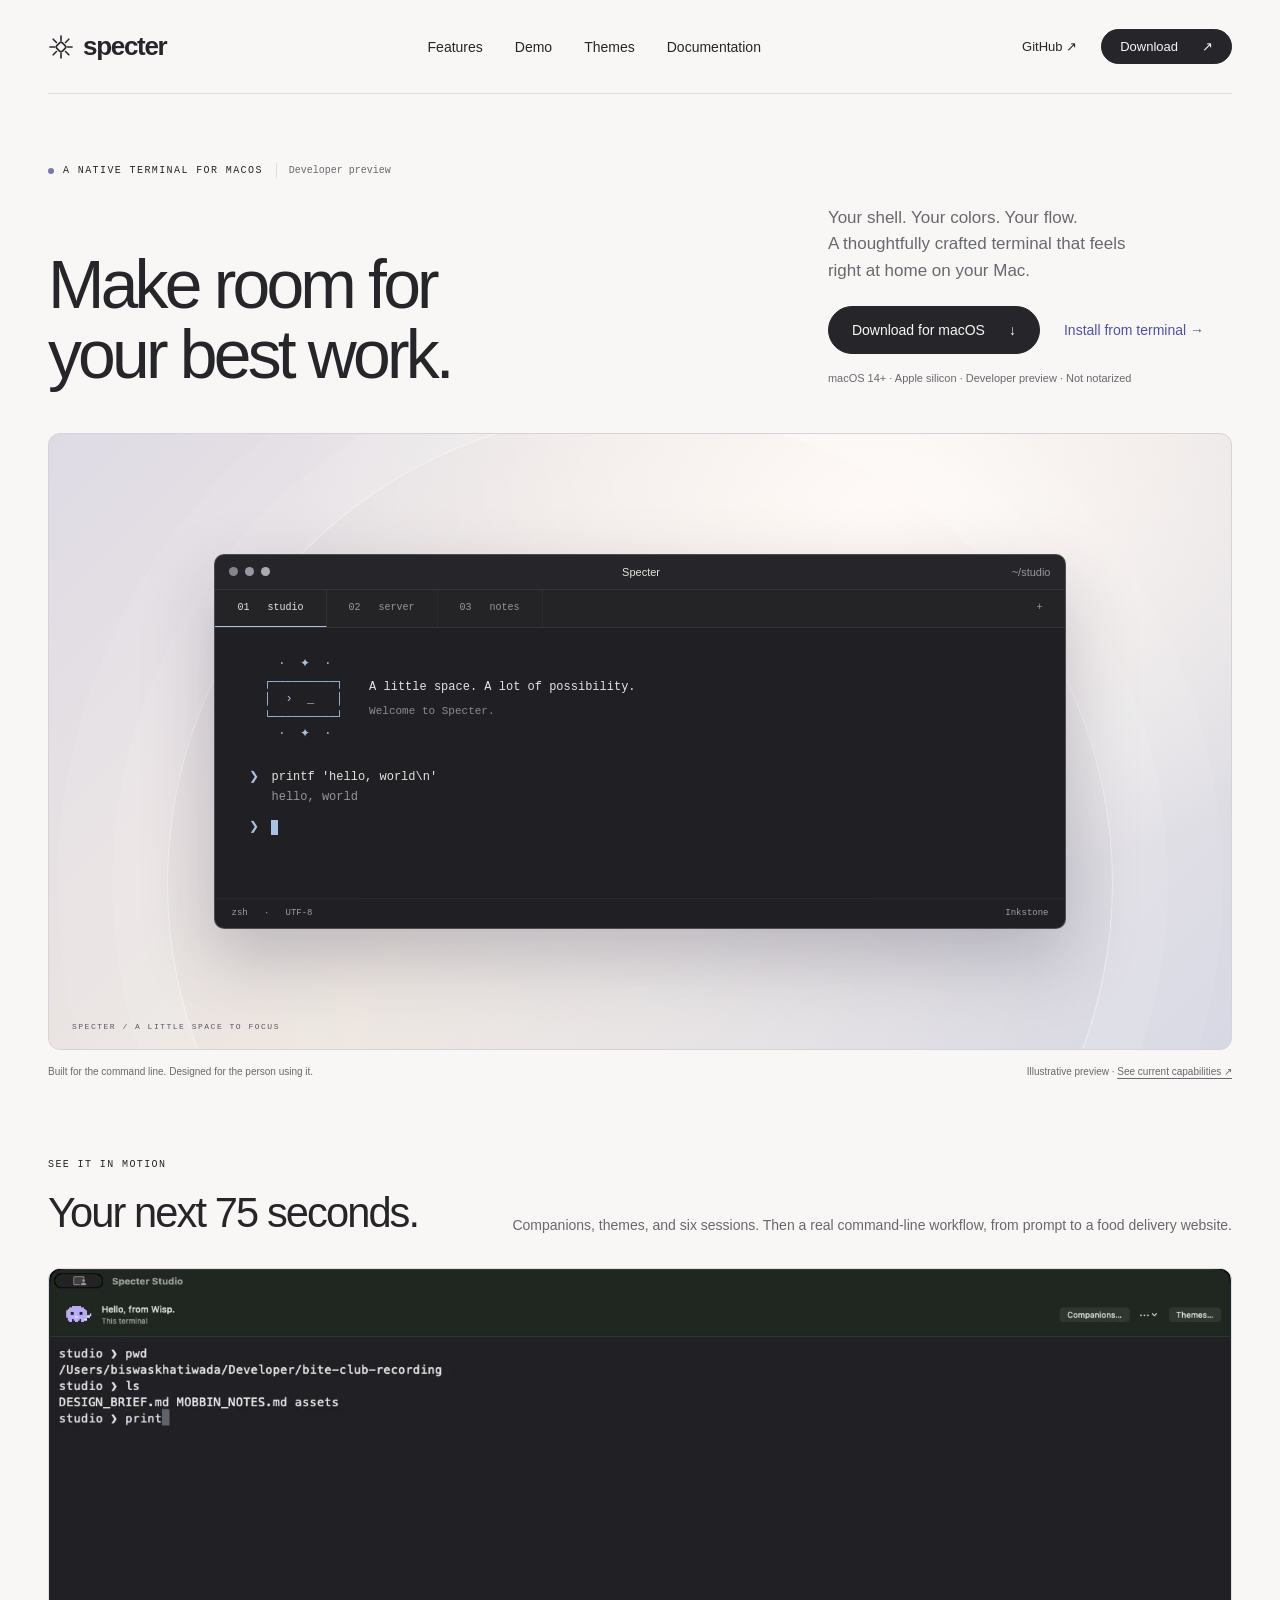
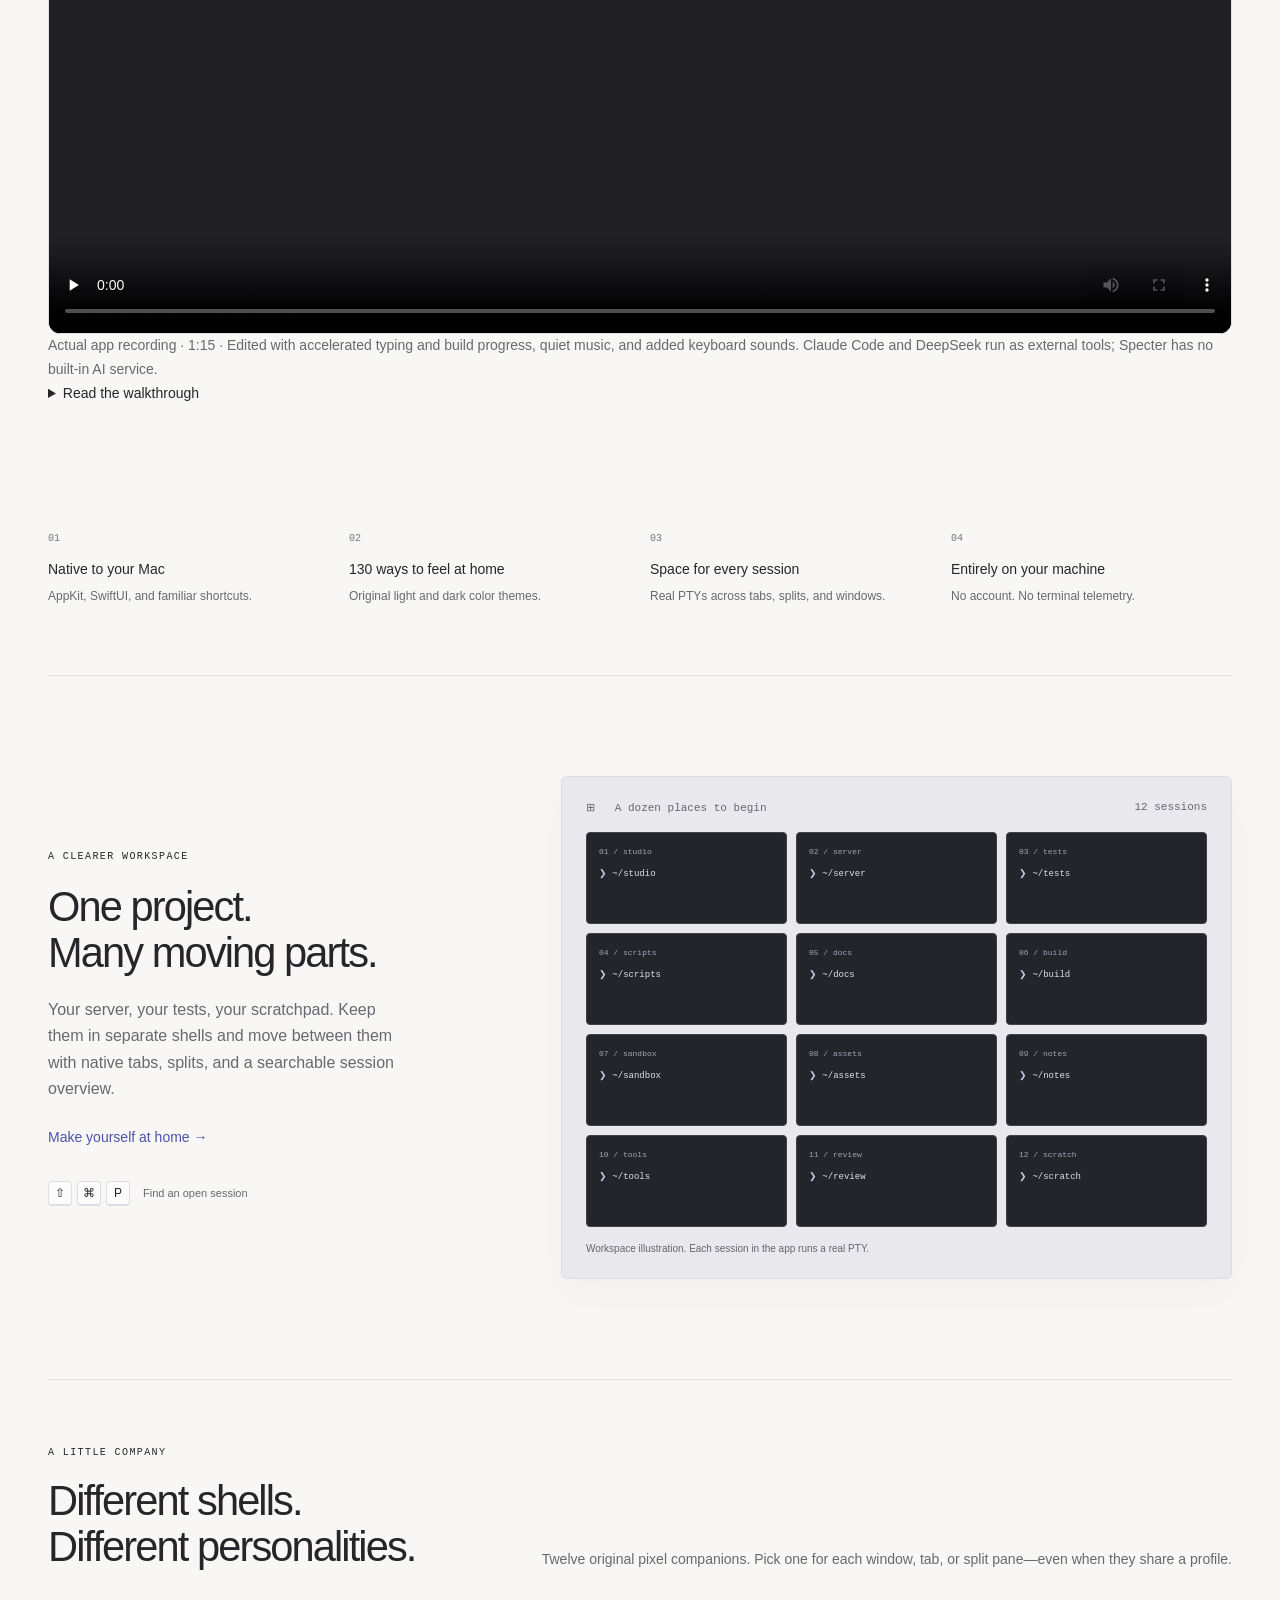
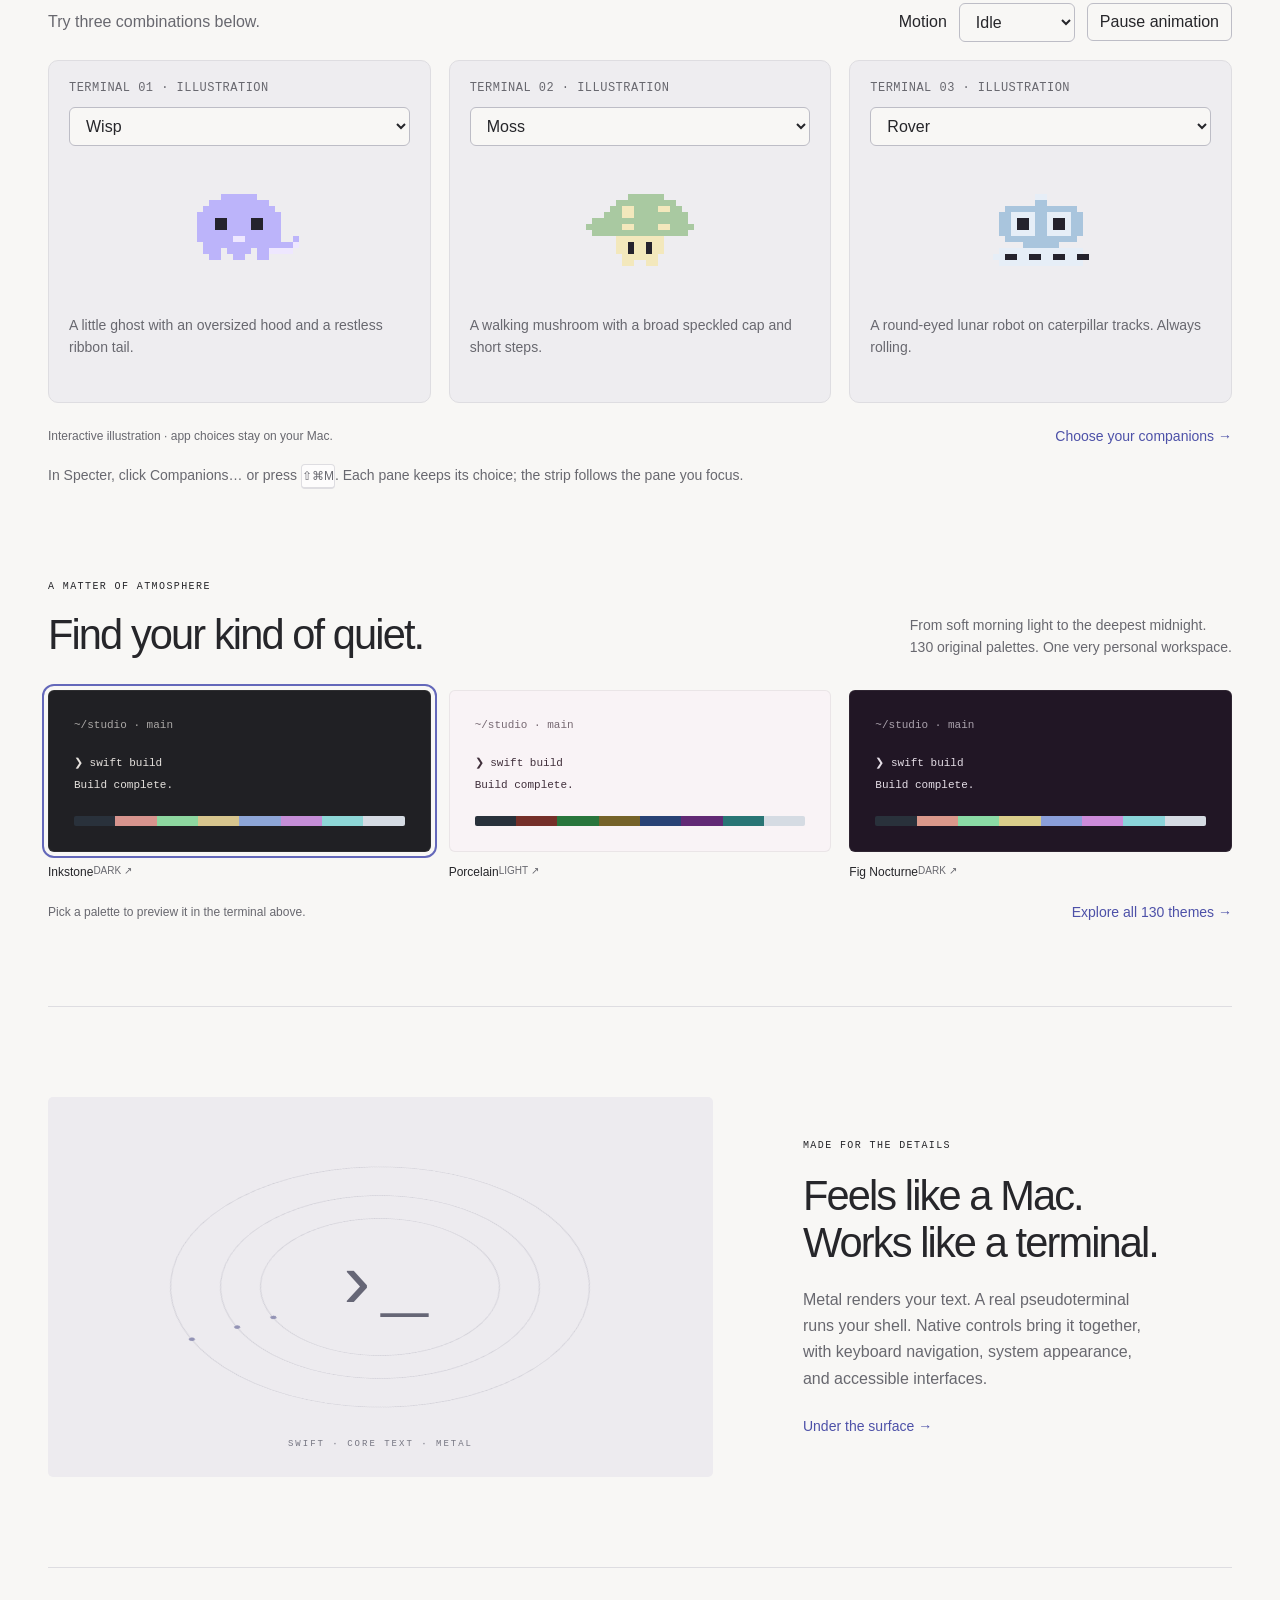
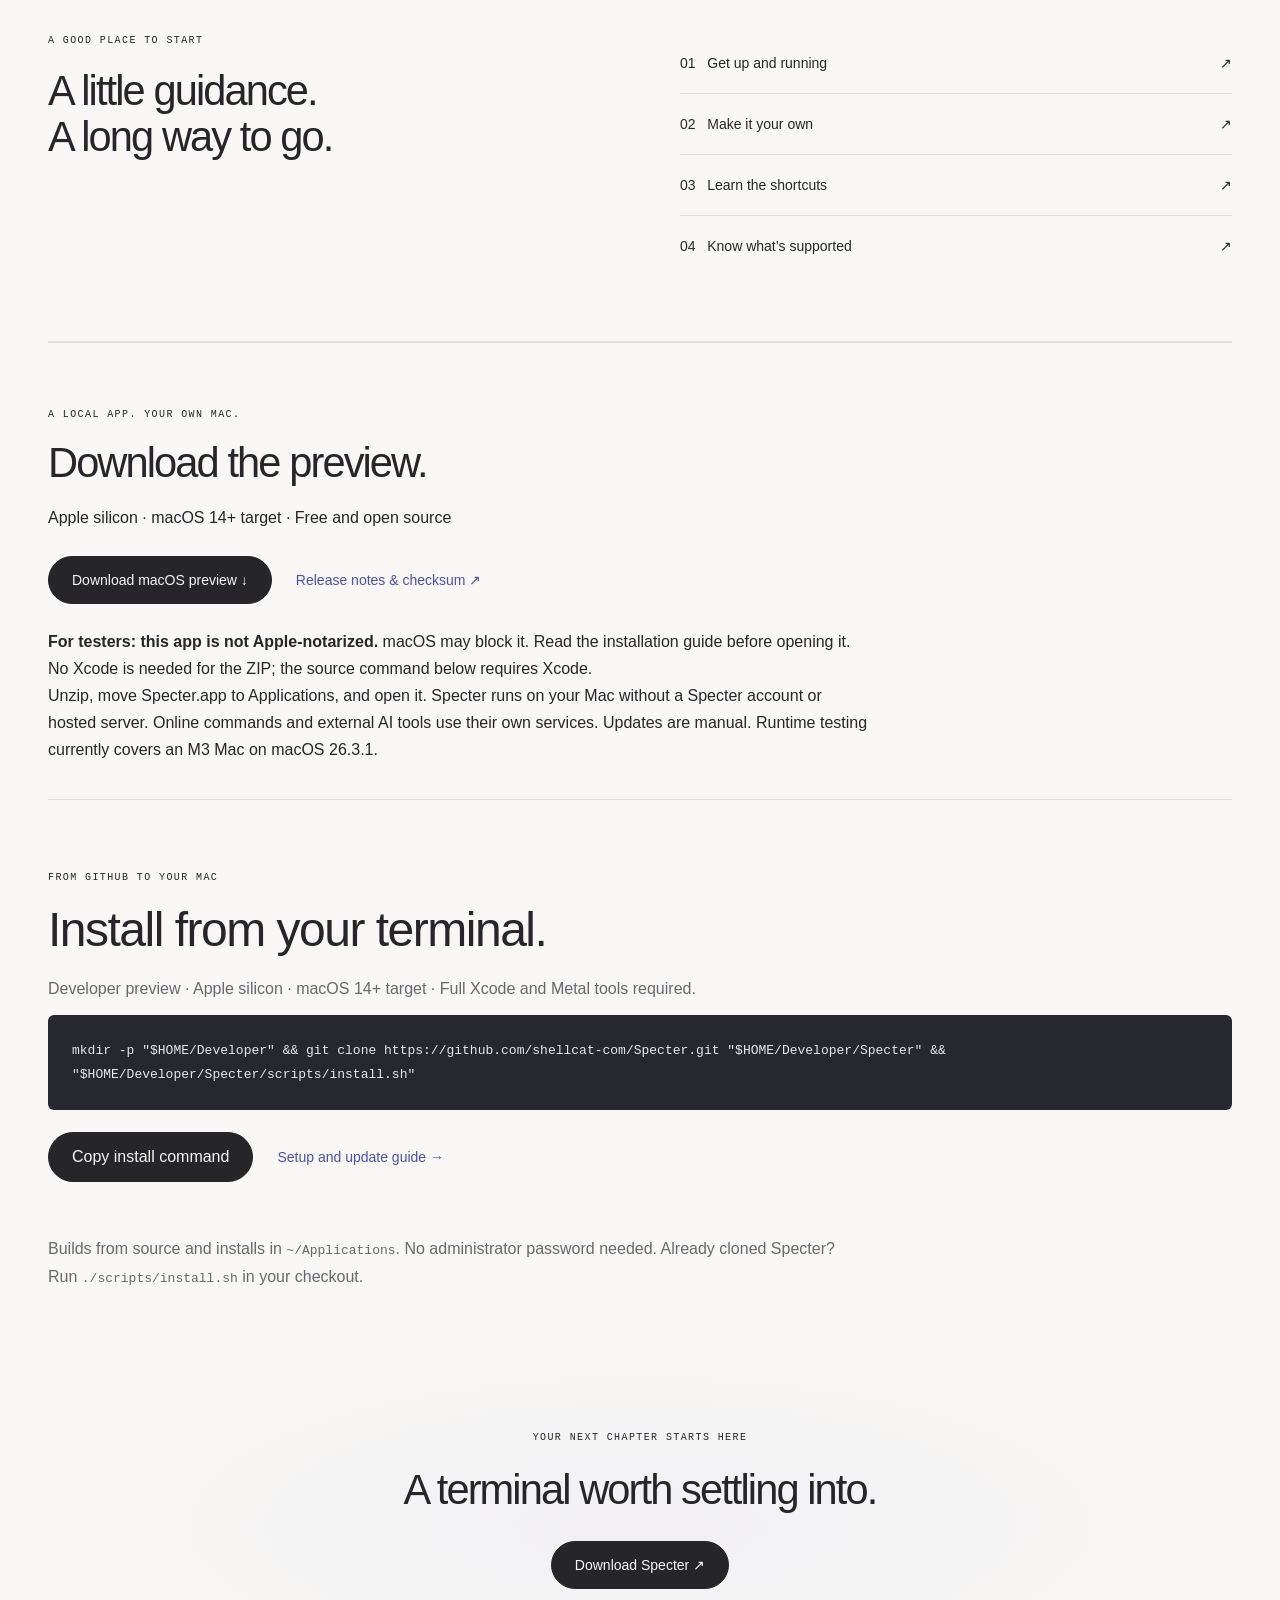
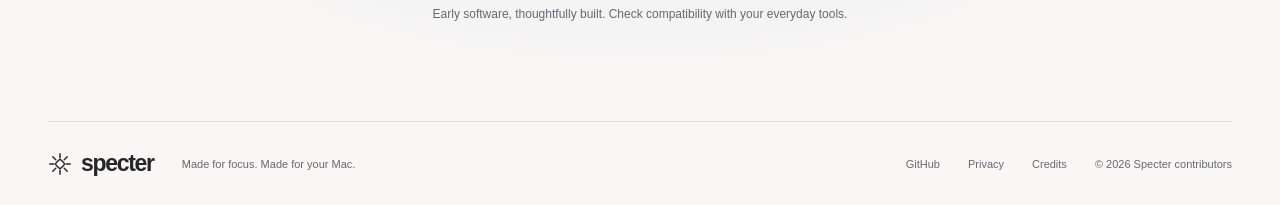
<file: website/index.html>
<!doctype html>
<html lang="en"><head><meta charset="utf-8"><meta name="viewport" content="width=device-width, initial-scale=1"><meta name="description" content="Specter is a native macOS terminal with Metal rendering, real shells, and 130 original themes. Watch the demo, download the developer preview, or build from source."><meta name="theme-color" content="#f8f7f5"><title>Specter — Make room for your best work.</title><link rel="icon" href="assets/mark.svg" type="image/svg+xml"><link rel="stylesheet" href="styles.css"><script type="module" src="site.js"></script><script type="module" src="companions.js"></script></head>
<body><a class="skip" href="#main">Skip to content</a>
<header class="nav wrap"><a class="brand" href="index.html"><img src="assets/mark.svg" alt="" width="26" height="26">specter</a><nav aria-label="Main"><a href="#features">Features</a><a href="#demo">Demo</a><a href="themes.html">Themes</a><a href="docs.html">Documentation</a></nav><div class="nav-actions"><a class="repo-link" href="https://github.com/shellcat-com/Specter" aria-label="Specter on GitHub">GitHub <span aria-hidden="true">↗</span></a><a class="button small" href="#download">Download <span aria-hidden="true">↗</span></a></div></header>
<main id="main"><section class="hero wrap"><div class="eyebrow"><span class="status-dot"></span> A NATIVE TERMINAL FOR MACOS <span class="preview-label">Developer preview</span></div><div class="hero-heading"><h1>Make room for<br>your best work.</h1><div class="hero-aside"><p>Your shell. Your colors. Your flow.<br> A thoughtfully crafted terminal that feels<br> right at home on your Mac.</p><div class="actions"><a class="button" href="#download">Download for macOS <span aria-hidden="true">↓</span></a><a class="text-link" href="#install">Install from terminal →</a></div><small>macOS 14+ · Apple silicon · Developer preview · Not notarized</small></div></div>
<div class="landscape"><div class="studio-halo" aria-hidden="true"></div><div class="terminal-window" id="hero-terminal"><div class="window-bar"><div class="traffic" aria-hidden="true"><i></i><i></i><i></i></div><span>Specter</span><span class="window-label">~/studio</span></div><div class="terminal-tabs"><span class="active">01 &nbsp; studio</span><span>02 &nbsp; server</span><span>03 &nbsp; notes</span><span class="tab-plus" aria-hidden="true">+</span></div><div class="terminal-body"><div class="terminal-art" aria-hidden="true">    ·  ✦  ·
  ┌─────────┐
  │  ›  _   │
  └─────────┘
    ·  ✦  ·</div><div class="terminal-welcome"><strong>A little space. A lot of possibility.</strong><span>Welcome to Specter.</span></div><div class="command"><b>❯</b> printf 'hello, world\n'</div><div class="output">hello, world</div><div class="command"><b>❯</b> <span class="cursor" aria-hidden="true"></span></div></div><div class="terminal-status"><span>zsh &nbsp; · &nbsp; UTF-8</span><span id="hero-theme-name">Inkstone</span></div></div><div class="art-caption">SPECTER / A LITTLE SPACE TO FOCUS</div></div><div class="hero-foot"><span>Built for the command line. Designed for the person using it.</span><span>Illustrative preview · <a href="docs.html?guide=compatibility">See current capabilities ↗</a></span></div></section>
<section class="demo-section wrap" id="demo" aria-labelledby="demo-title"><div class="section-heading"><div><span class="eyebrow">SEE IT IN MOTION</span><h2 id="demo-title">Your next 75 seconds.</h2></div><p>Companions, themes, and six sessions. Then a real command-line workflow, from prompt to a food delivery website.</p></div><video controls playsinline preload="none" poster="assets/specter-demo-poster.jpg" width="1600" height="900" aria-label="Specter terminal walkthrough" aria-describedby="demo-description"><source src="assets/specter-demo.mp4" type="video/mp4"><track kind="captions" src="assets/specter-demo.vtt" srclang="en" label="English descriptions"><p><a href="assets/specter-demo.mp4">Download the Specter walkthrough</a></p></video><p class="demo-note" id="demo-description">Actual app recording · 1:15 · Edited with accelerated typing and build progress, quiet music, and added keyboard sounds. Claude Code and DeepSeek run as external tools; Specter has no built-in AI service.</p><details><summary>Read the walkthrough</summary><p>The recording opens in Specter, explores twelve companions and theme choices, and moves between six shell sessions using tabs and splits. White shortcut labels accompany the actions. A prompt in Claude Code, configured with DeepSeek, builds an HTML, CSS, and JavaScript food delivery prototype and publishes its source to GitHub. The browser shows the completed prototype before the video returns to the terminal. Generation is accelerated; the food app uses simulated orders.</p></details></section>
<section class="facts wrap" aria-label="At a glance"><div><span>01</span><strong>Native to your Mac</strong><p>AppKit, SwiftUI, and familiar shortcuts.</p></div><div><span>02</span><strong>130 ways to feel at home</strong><p>Original light and dark color themes.</p></div><div><span>03</span><strong>Space for every session</strong><p>Real PTYs across tabs, splits, and windows.</p></div><div><span>04</span><strong>Entirely on your machine</strong><p>No account. No terminal telemetry.</p></div></section>
<section class="feature wrap reveal" id="features"><div class="feature-copy"><span class="eyebrow">A CLEARER WORKSPACE</span><h2>One project.<br>Many moving parts.</h2><p>Your server, your tests, your scratchpad. Keep them in separate shells and move between them with native tabs, splits, and a searchable session overview.</p><a class="text-link" href="docs.html?guide=sessions">Make yourself at home →</a><div class="shortcut"><kbd>⇧</kbd><kbd>⌘</kbd><kbd>P</kbd><span>Find an open session</span></div></div><div class="workspace-illustration"><div class="mini-toolbar"><span>⊞ &nbsp; A dozen places to begin</span><span>12 sessions</span></div><div class="session-grid" id="session-grid" aria-label="Illustration of twelve terminal sessions"></div><p class="illustration-caption">Workspace illustration. Each session in the app runs a real PTY.</p></div></section>
<section class="companion-section wrap reveal" id="companions"><div class="section-heading"><div><span class="eyebrow">A LITTLE COMPANY</span><h2>Different shells.<br>Different personalities.</h2></div><p>Twelve original pixel companions. Pick one for each window, tab, or split pane—even when they share a profile.</p></div><div class="companion-controls"><p>Try three combinations below.</p><div><label for="companion-motion">Motion</label> <select id="companion-motion"><option value="idle">Idle</option><option value="working">Busy</option><option value="celebrate">Celebrate</option></select> <button type="button" id="companion-pause" aria-pressed="false">Pause animation</button></div></div><div class="companion-previews" id="companion-previews"><p>The native app includes Wisp, Moth, Kettle, Mimic, Orbit, Moss, Bytebat, Cinder, Jelly, Origami, Imp, and Rover. Enable JavaScript to try the animated preview.</p></div><div class="section-bottom"><span>Interactive illustration · app choices stay on your Mac.</span><a class="text-link" href="docs.html?guide=themes">Choose your companions →</a></div><p class="companion-tip">In Specter, click Companions… or press <kbd>⇧⌘M</kbd>. Each pane keeps its choice; the strip follows the pane you focus.</p></section>
<section class="theme-section wrap reveal"><div class="section-heading"><div><span class="eyebrow">A MATTER OF ATMOSPHERE</span><h2>Find your kind of quiet.</h2></div><p>From soft morning light to the deepest midnight.<br>130 original palettes. One very personal workspace.</p></div><div class="featured-themes" id="featured-themes"></div><div class="section-bottom"><span>Pick a palette to preview it in the terminal above.</span><a class="text-link" href="themes.html">Explore all 130 themes →</a></div></section>
<section class="craft wrap reveal"><div class="craft-art" aria-hidden="true"><div class="orbit orbit-one"></div><div class="orbit orbit-two"></div><div class="orbit orbit-three"></div><div class="craft-symbol">›_</div><span>SWIFT · CORE TEXT · METAL</span></div><div class="feature-copy"><span class="eyebrow">MADE FOR THE DETAILS</span><h2>Feels like a Mac.<br>Works like a terminal.</h2><p>Metal renders your text. A real pseudoterminal runs your shell. Native controls bring it together, with keyboard navigation, system appearance, and accessible interfaces.</p><a class="text-link" href="docs.html?guide=architecture">Under the surface →</a></div></section>
<section class="docs-callout wrap reveal"><div><span class="eyebrow">A GOOD PLACE TO START</span><h2>A little guidance.<br>A long way to go.</h2></div><div class="doc-links"><a href="https://github.com/shellcat-com/Specter/blob/main/docs/install.md"><span>01 &nbsp; Get up and running</span><span>↗</span></a><a href="docs.html?guide=themes"><span>02 &nbsp; Make it your own</span><span>↗</span></a><a href="docs.html?guide=shortcuts"><span>03 &nbsp; Learn the shortcuts</span><span>↗</span></a><a href="docs.html?guide=compatibility"><span>04 &nbsp; Know what’s supported</span><span>↗</span></a></div></section>
<section class="download-section wrap" id="download" aria-labelledby="download-title"><span class="eyebrow">A LOCAL APP. YOUR OWN MAC.</span><h2 id="download-title">Download the preview.</h2><p>Apple silicon · macOS 14+ target · Free and open source</p><div class="actions"><a class="button" href="https://github.com/shellcat-com/Specter/releases/download/v0.1.0-preview.1/Specter-0.1.0-preview.1-arm64.zip">Download macOS preview ↓</a><a class="text-link" href="https://github.com/shellcat-com/Specter/releases/tag/v0.1.0-preview.1">Release notes &amp; checksum ↗</a></div><p><strong>For testers: this app is not Apple-notarized.</strong> macOS may block it. Read the <a href="docs.html?guide=install">installation guide</a> before opening it. No Xcode is needed for the ZIP; the source command below requires Xcode.</p><p>Unzip, move Specter.app to Applications, and open it. Specter runs on your Mac without a Specter account or hosted server. Online commands and external AI tools use their own services. Updates are manual. Runtime testing currently covers an M3 Mac on macOS 26.3.1.</p></section>
<section class="install-section wrap" id="install" aria-labelledby="install-title"><span class="eyebrow">FROM GITHUB TO YOUR MAC</span><h2 id="install-title">Install from your terminal.</h2><p>Developer preview · Apple silicon · macOS 14+ target · Full Xcode and Metal tools required.</p><pre><code id="install-command">mkdir -p "$HOME/Developer" &amp;&amp; git clone https://github.com/shellcat-com/Specter.git "$HOME/Developer/Specter" &amp;&amp; "$HOME/Developer/Specter/scripts/install.sh"</code></pre><div class="actions"><button class="button" type="button" id="copy-install">Copy install command</button><a class="text-link" href="docs.html?guide=install">Setup and update guide →</a></div><p id="install-copy-status" role="status" aria-live="polite"></p><p>Builds from source and installs in <code>~/Applications</code>. No administrator password needed. Already cloned Specter? Run <code>./scripts/install.sh</code> in your checkout.</p></section>
<section class="closing wrap"><span class="eyebrow">YOUR NEXT CHAPTER STARTS HERE</span><h2>A terminal worth settling into.</h2><a class="button" href="#download">Download Specter ↗</a><p>Early software, thoughtfully built. Check compatibility with your everyday tools.</p></section></main>
<footer class="wrap footer"><a class="brand" href="index.html"><img src="assets/mark.svg" alt="" width="24" height="24">specter</a><span>Made for focus. Made for your Mac.</span><a href="https://github.com/shellcat-com/Specter">GitHub</a><a href="docs.html?guide=privacy">Privacy</a><a href="docs.html?guide=credits">Credits</a><span>© 2026 Specter contributors</span></footer></body></html>
</file>
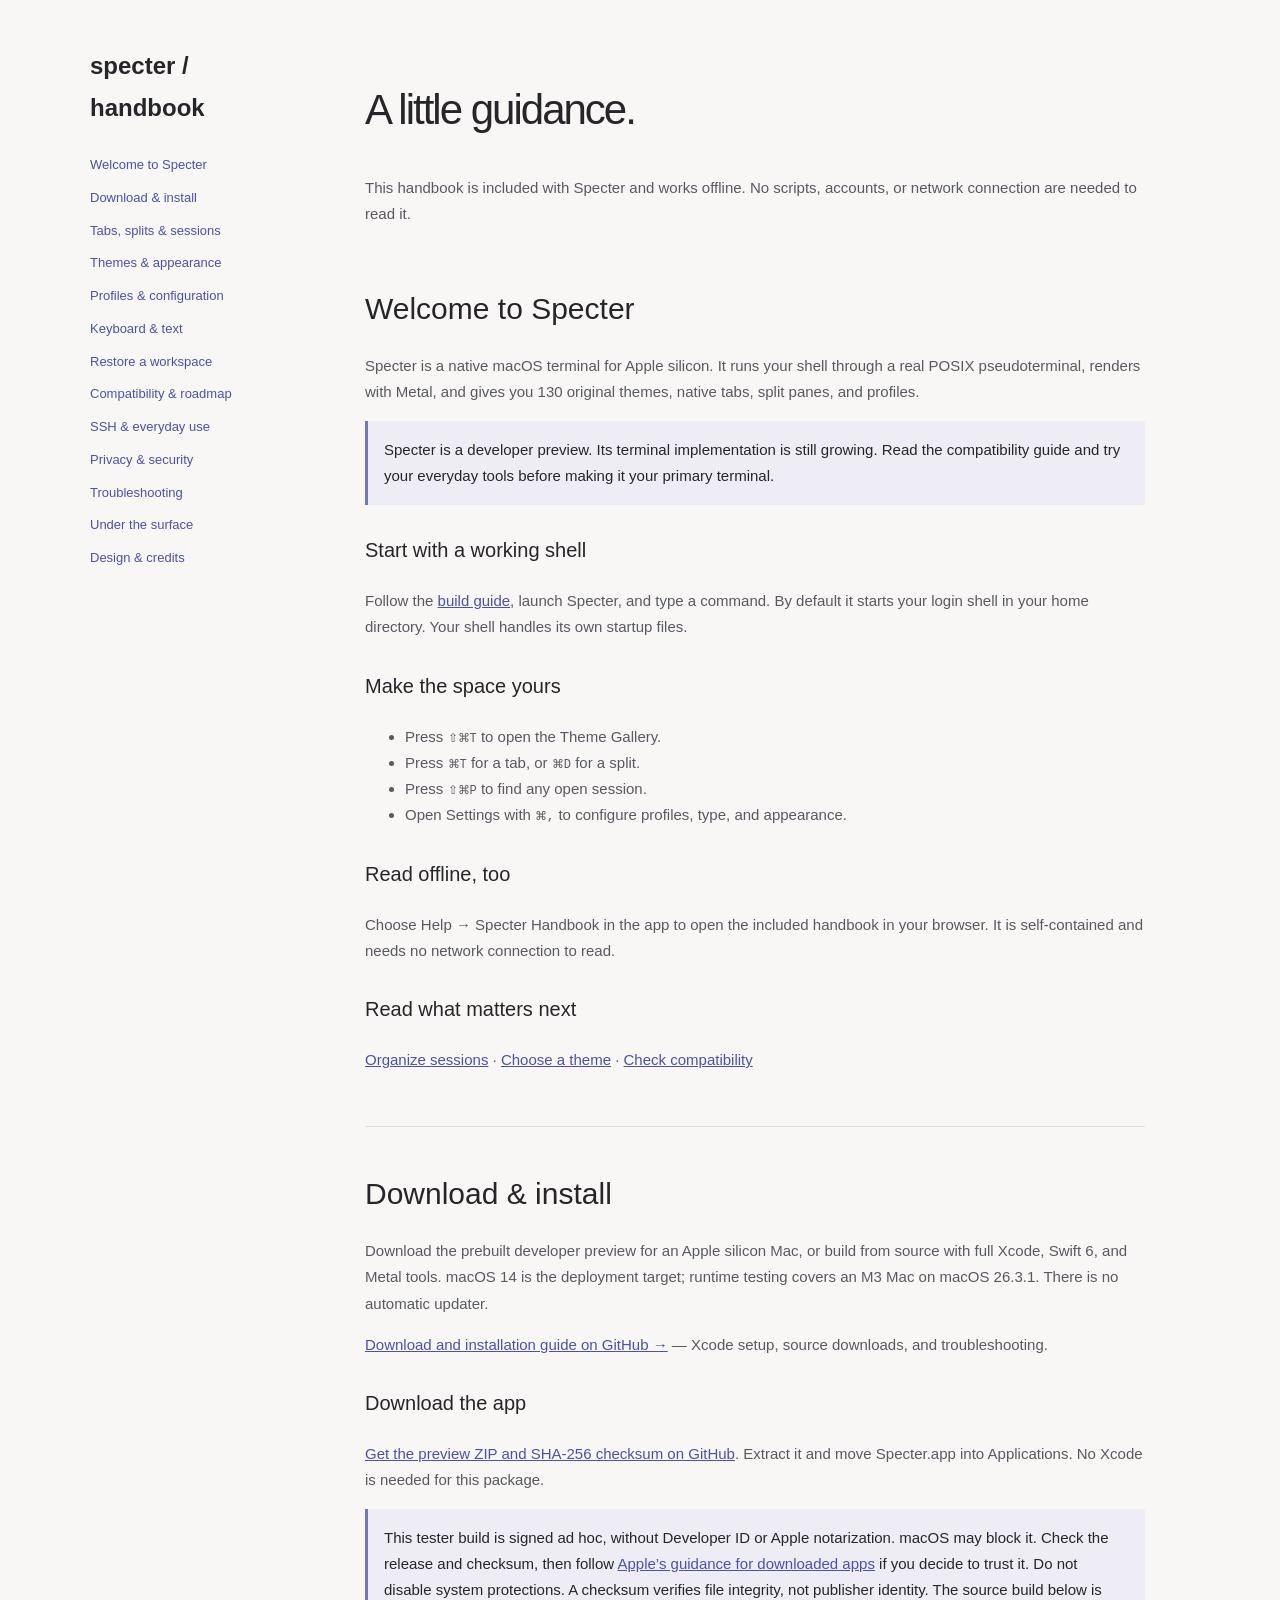
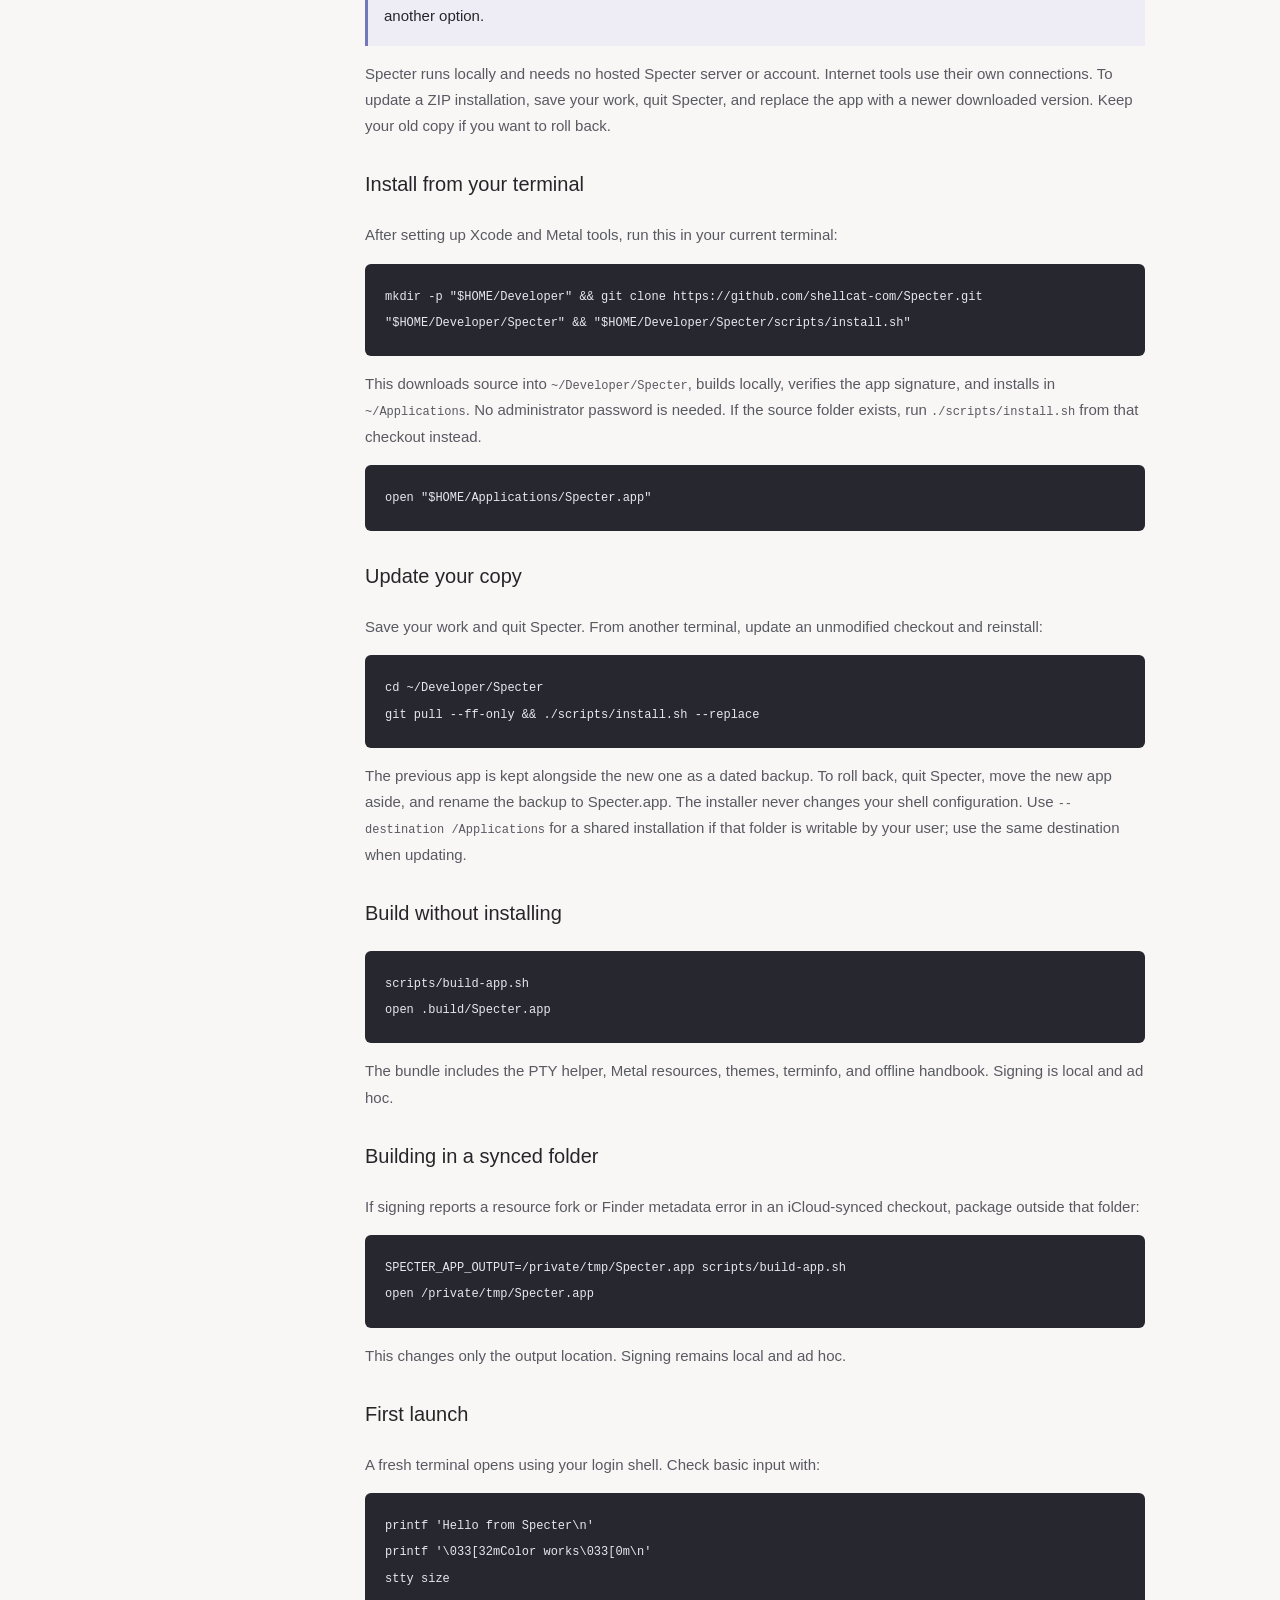
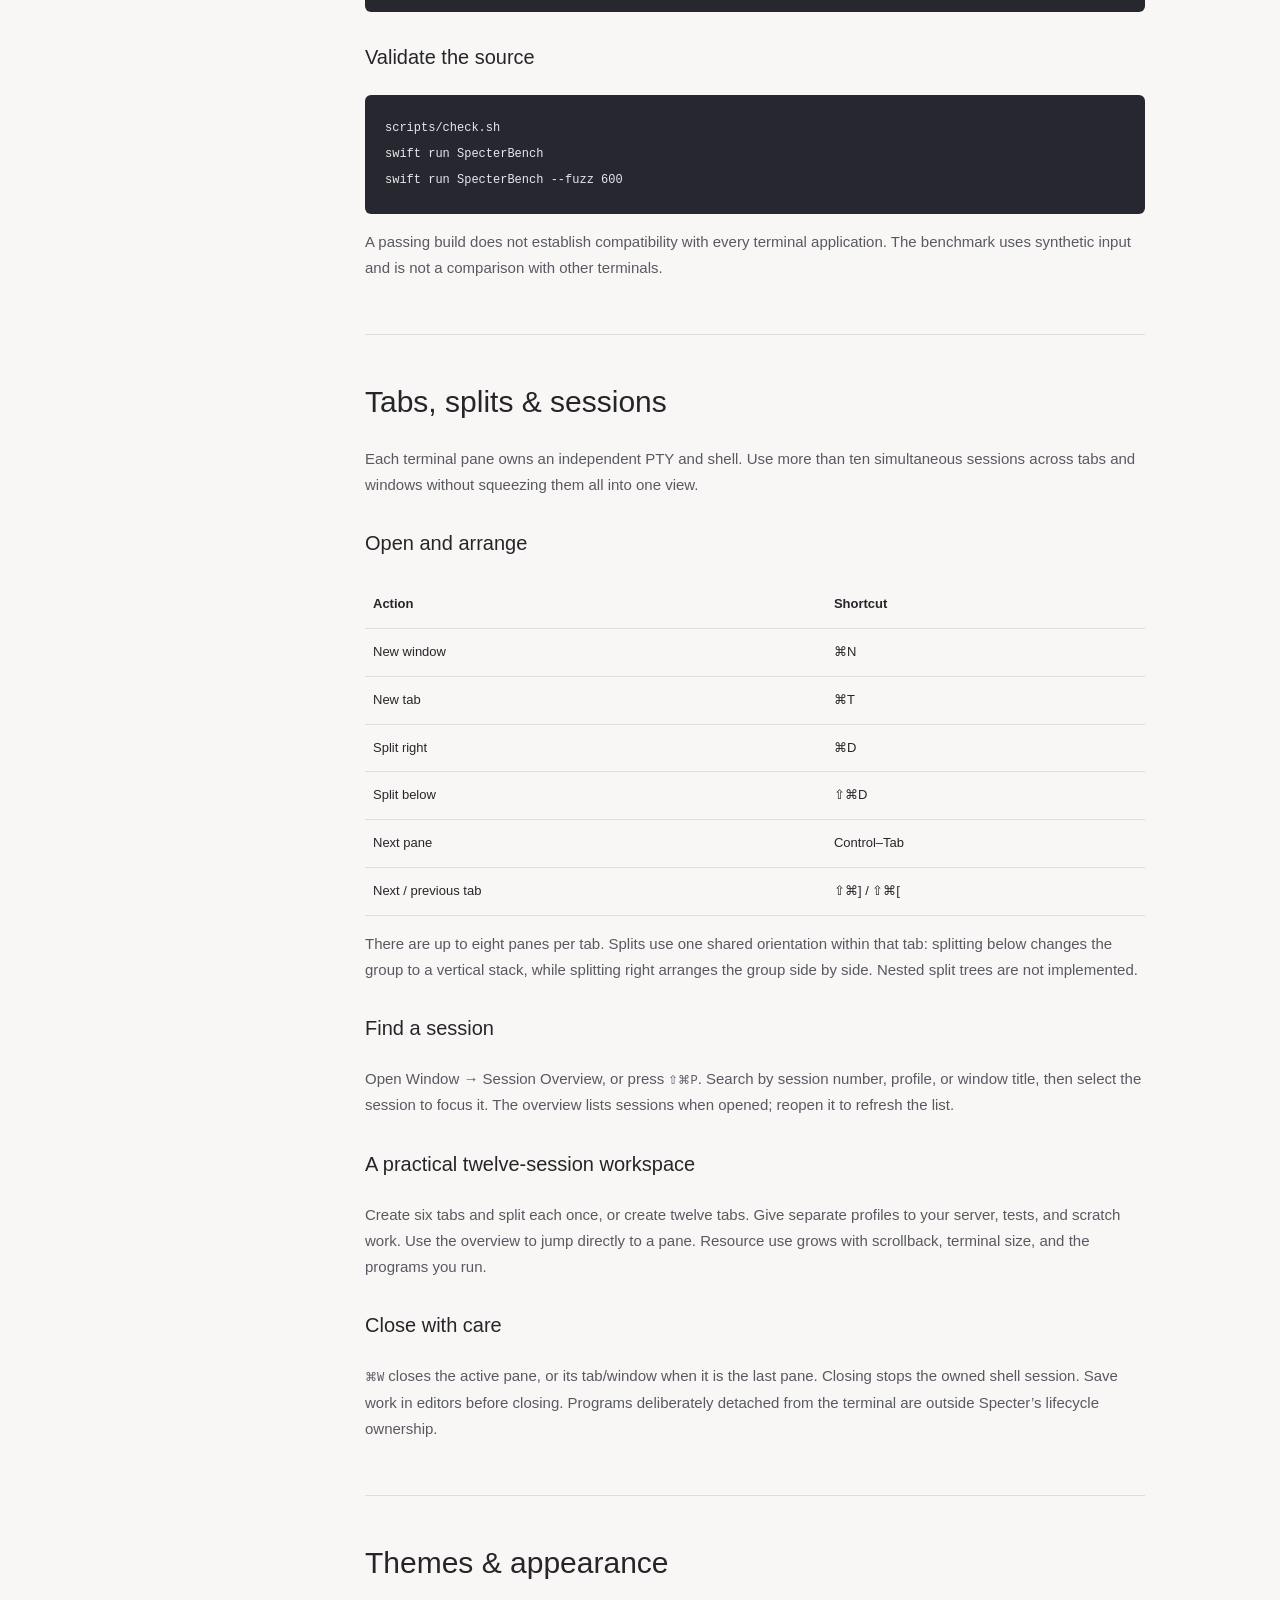
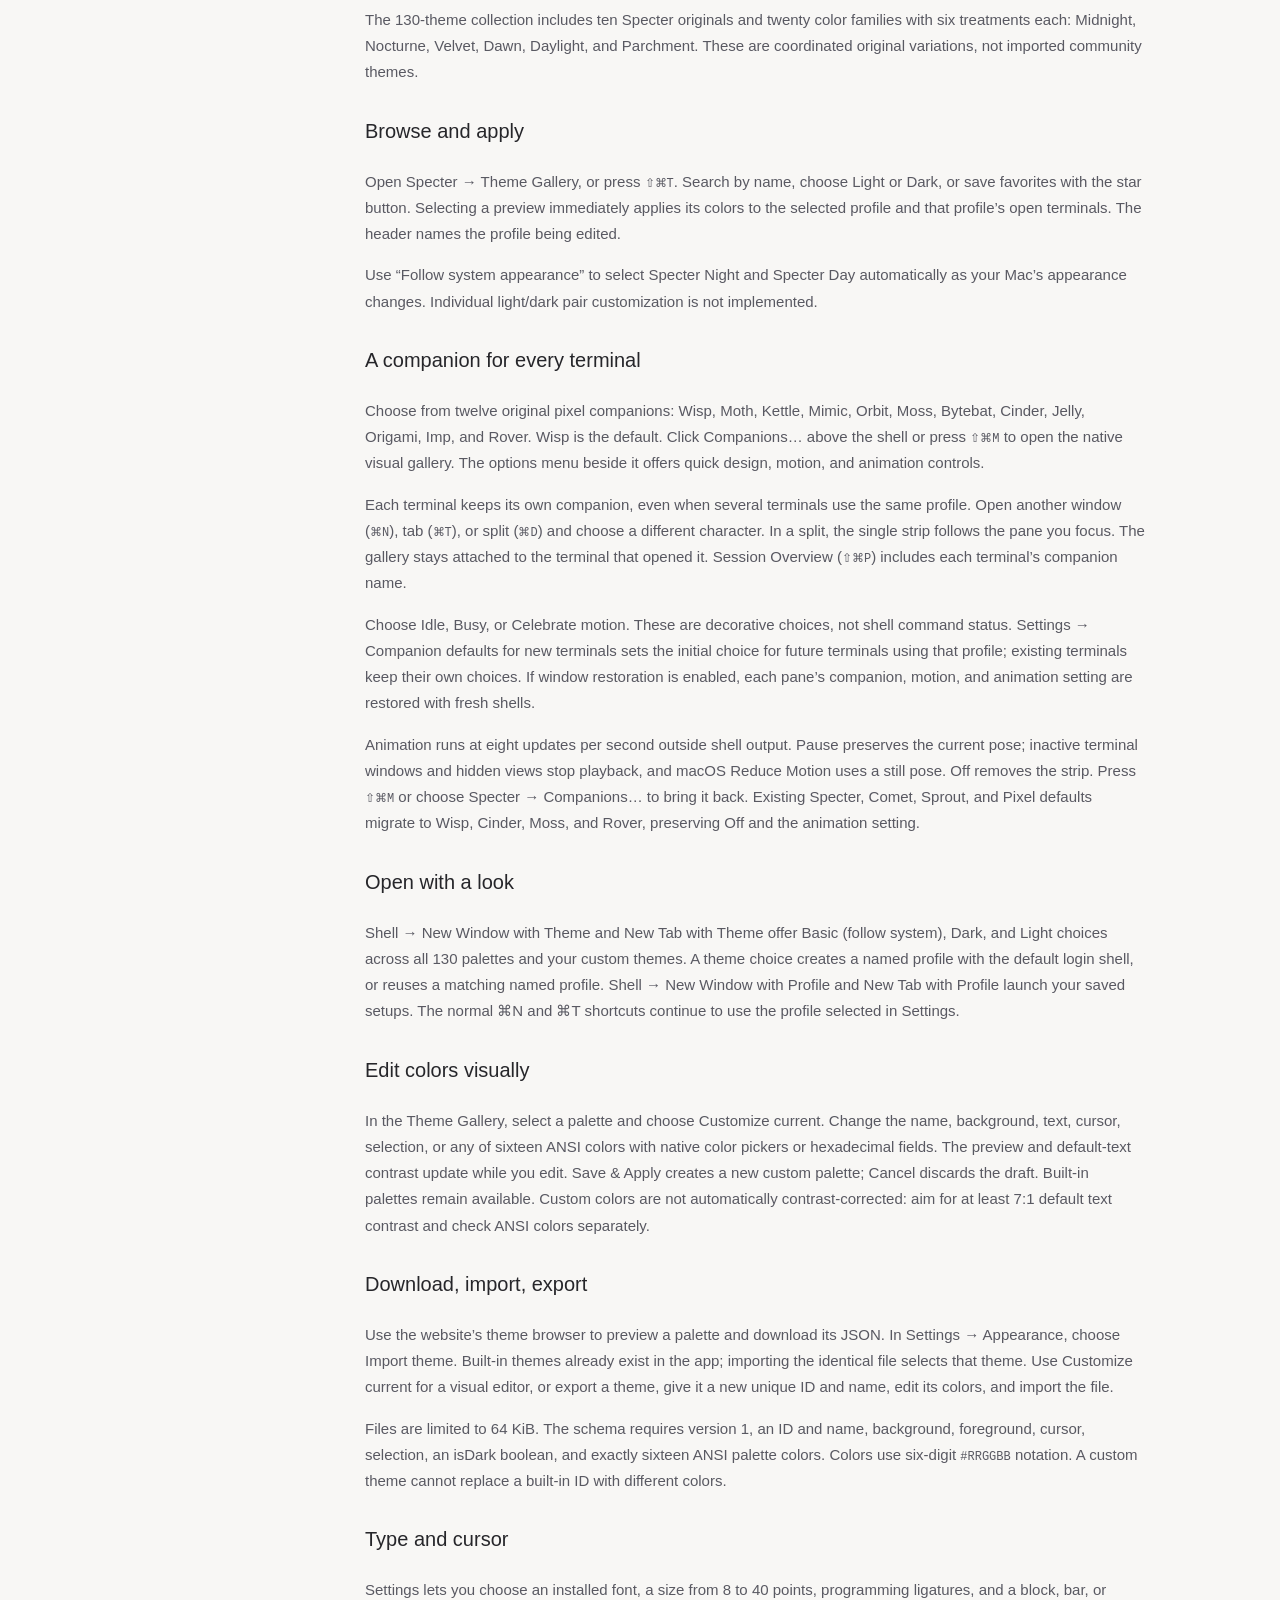
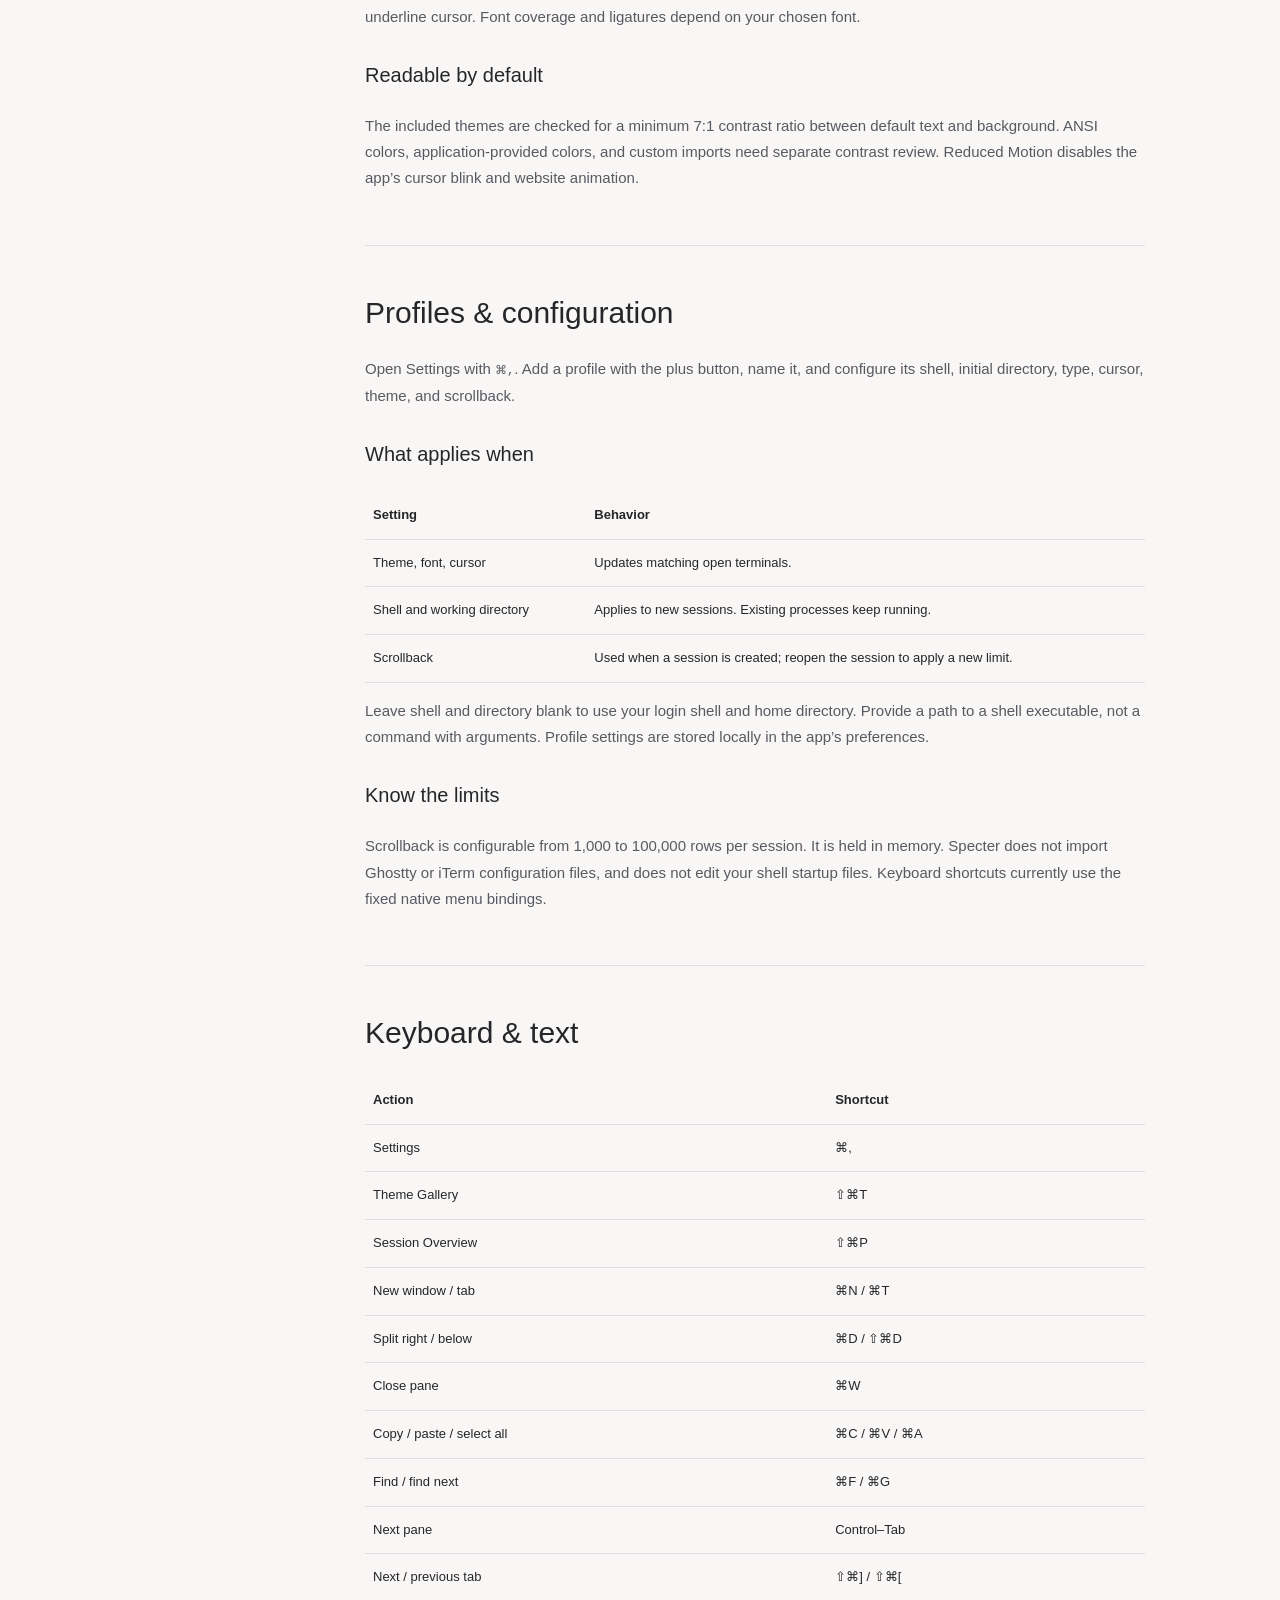
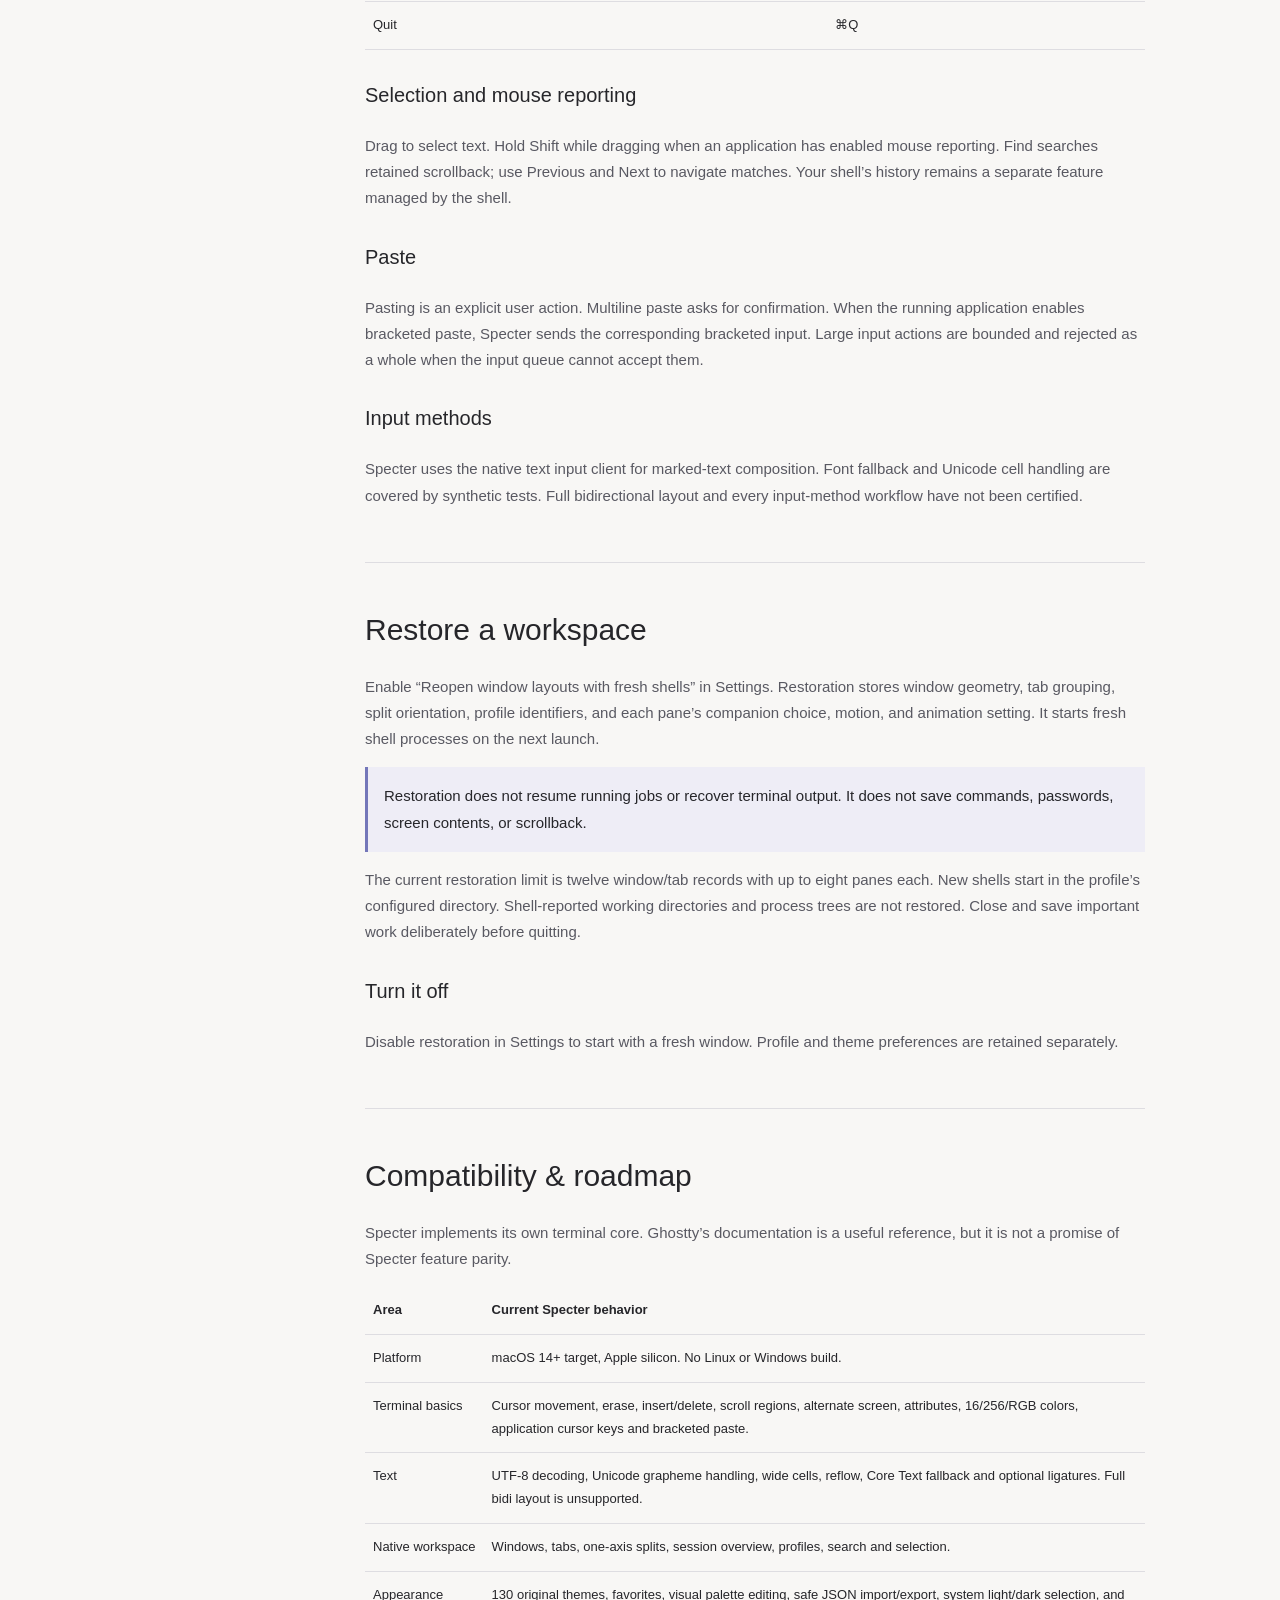
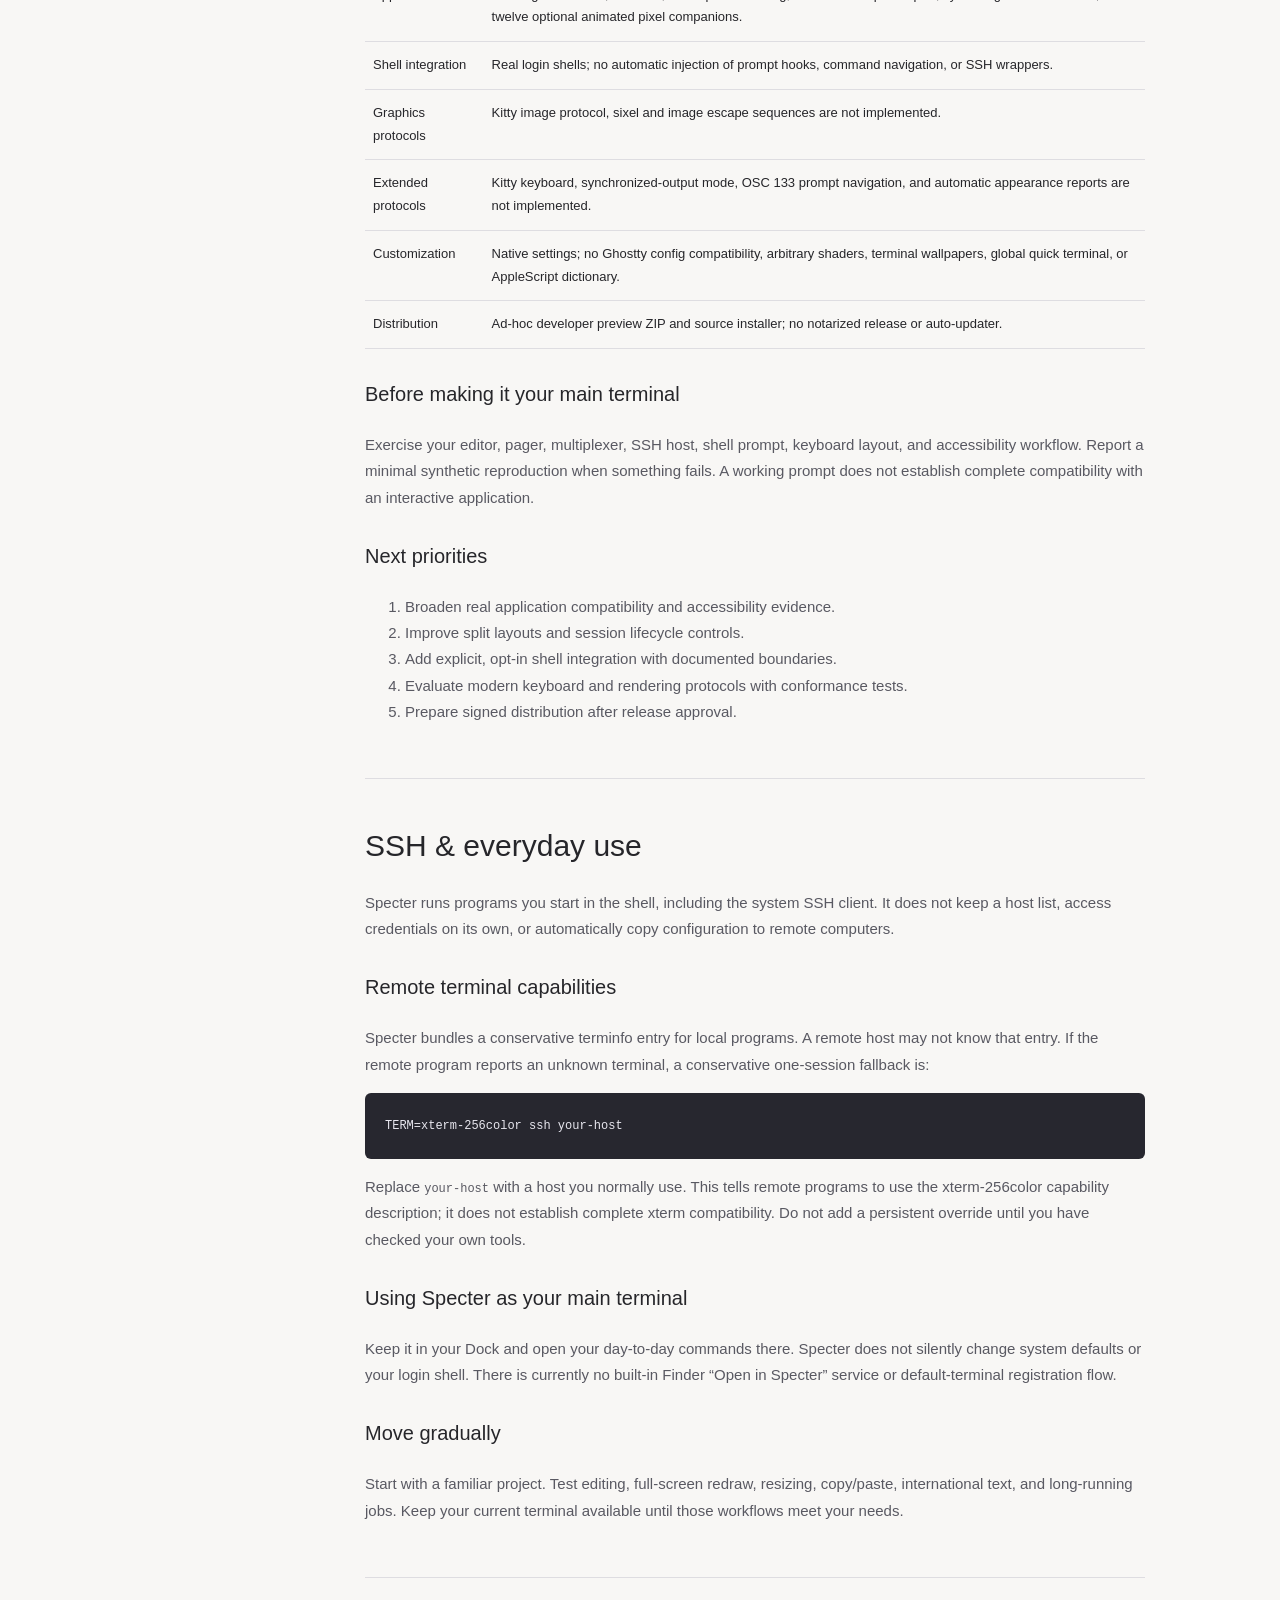
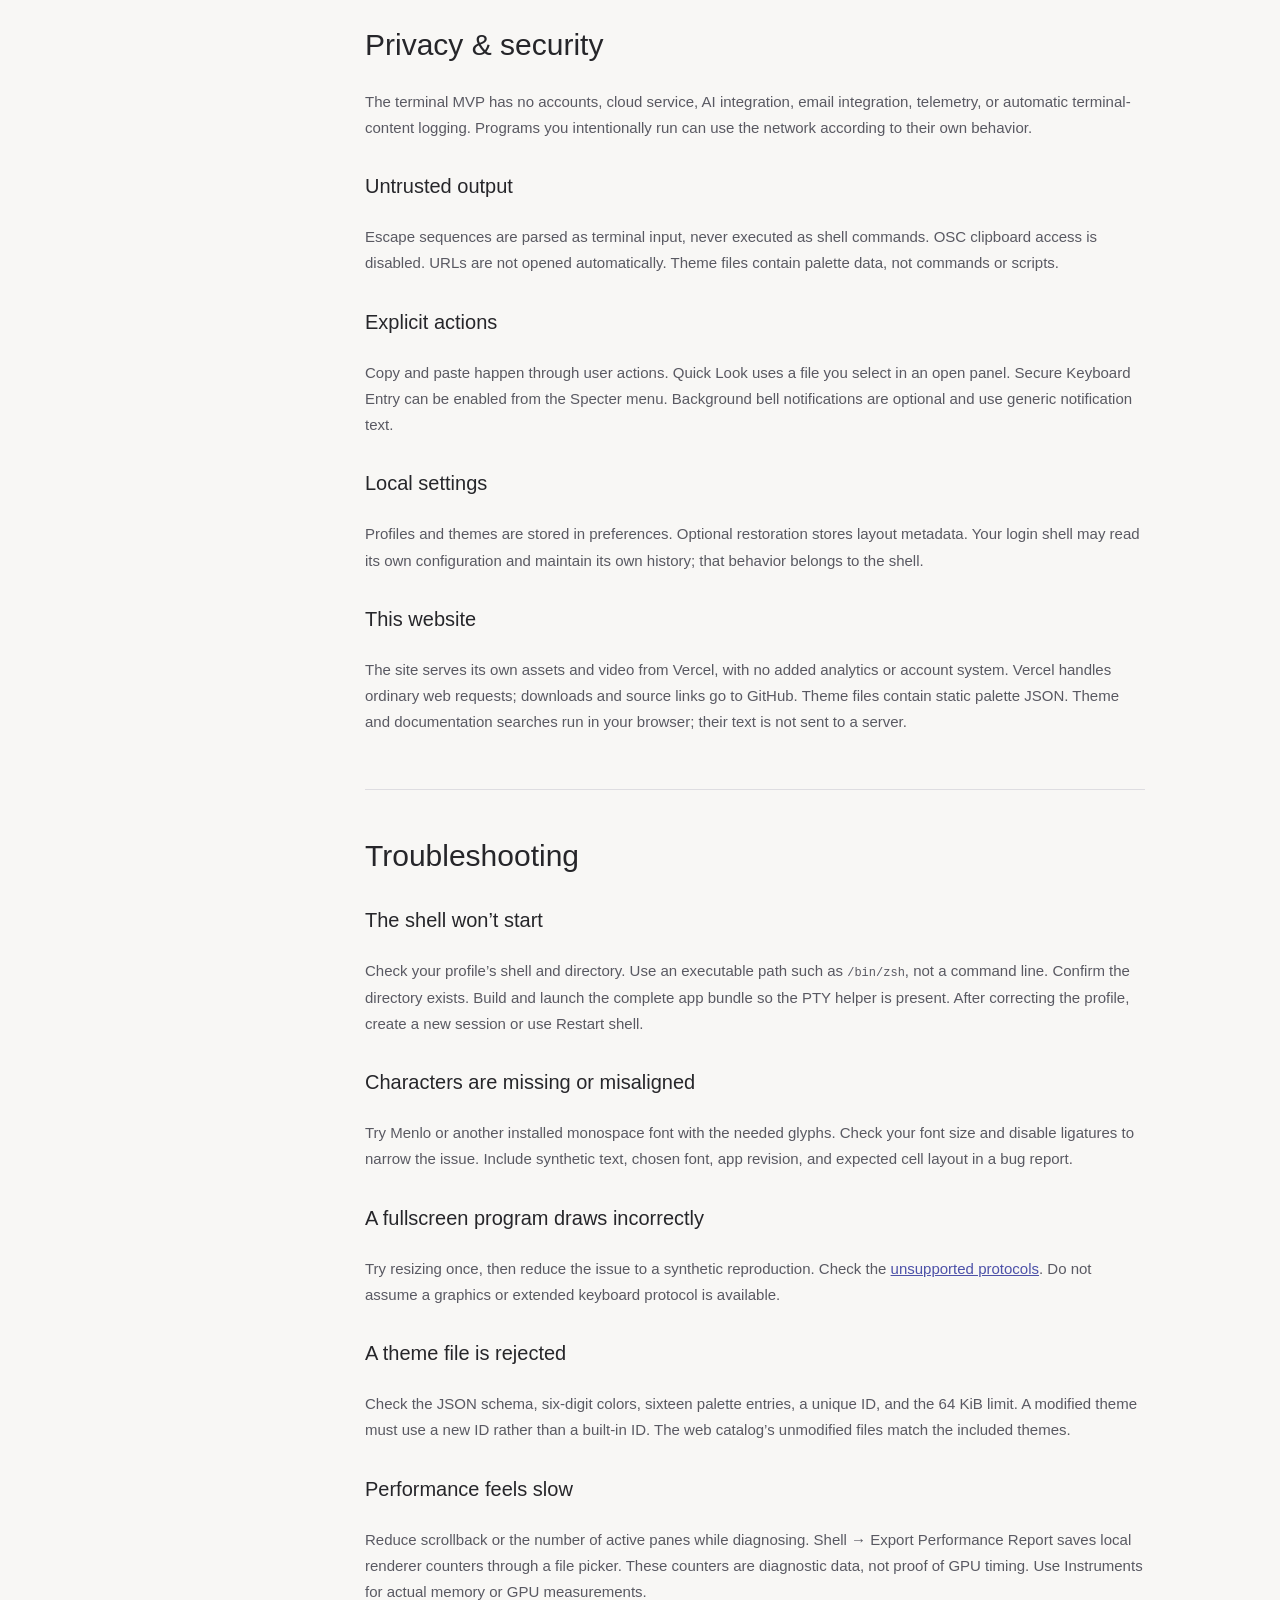
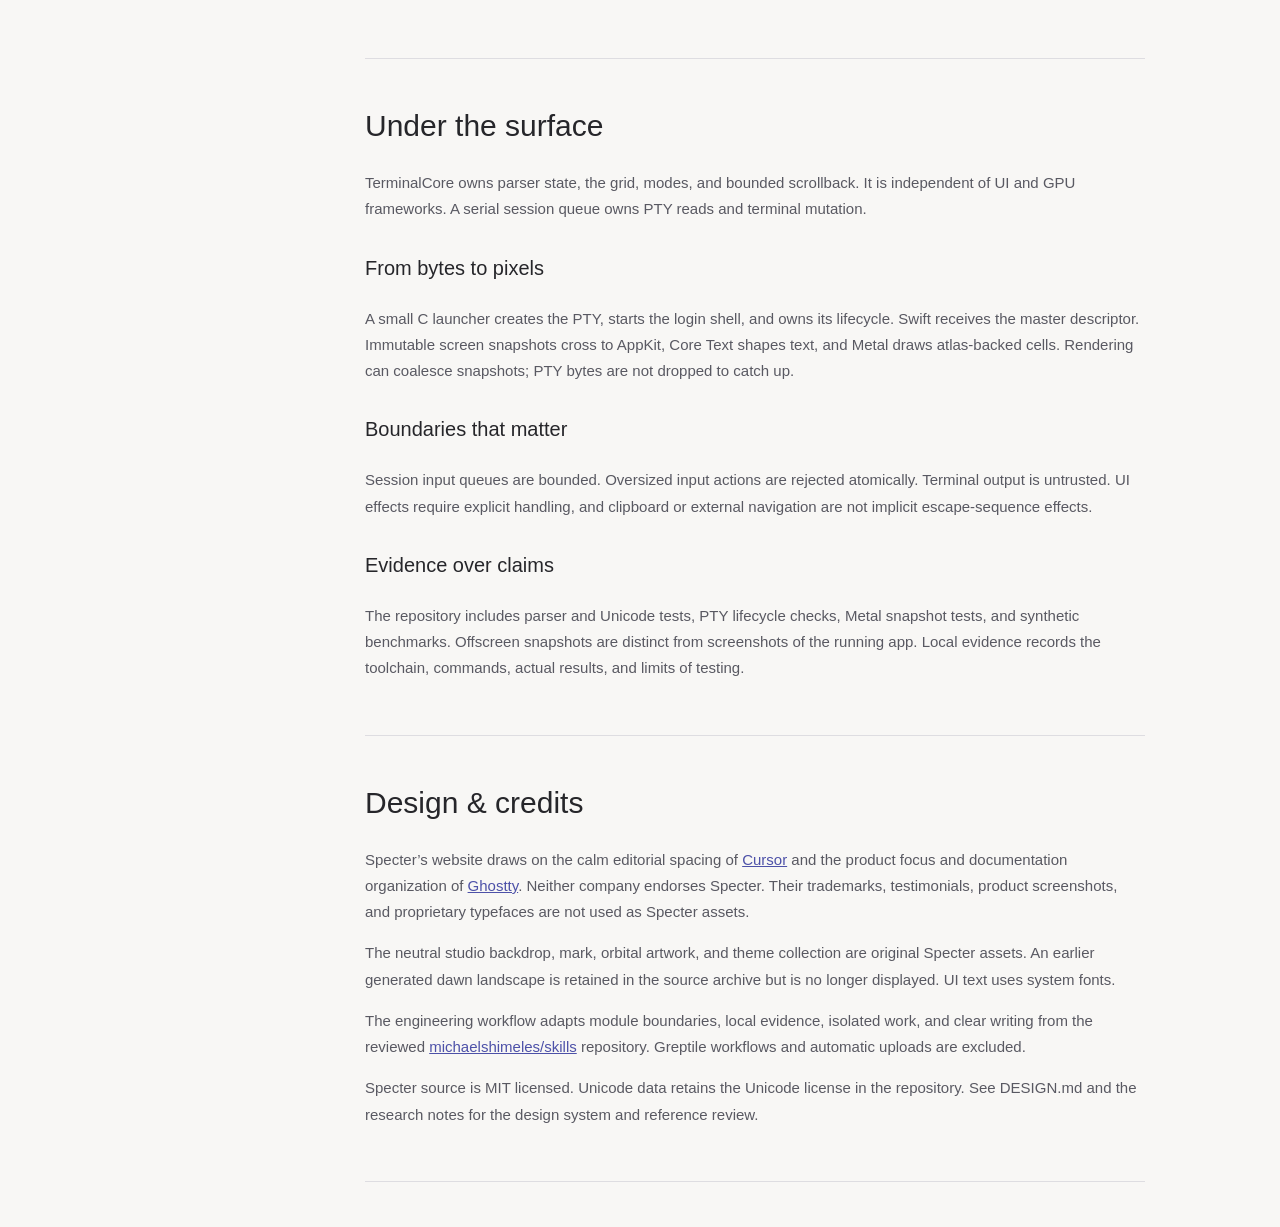
<file: Resources/Handbook.html>
<!doctype html><html lang="en"><head><meta charset="utf-8"><meta name="viewport" content="width=device-width, initial-scale=1"><title>Specter — Offline handbook</title><style>:root{font:15px/1.75 -apple-system,BlinkMacSystemFont,sans-serif;color:#26262a;background:#f8f7f5}body{margin:0}a{color:#4d51a8}a:focus-visible{outline:3px solid #6468ba;outline-offset:4px}.layout{display:grid;grid-template-columns:220px minmax(0,780px);gap:55px;max-width:1100px;margin:45px auto;padding:0 28px}nav{position:sticky;top:28px;align-self:start;display:flex;flex-direction:column;gap:10px}nav strong{font-size:24px;margin-bottom:15px}nav a{text-decoration:none;font-size:13px}h1{font-size:42px;font-weight:400;letter-spacing:-2px}h2{font-size:30px;font-weight:400;line-height:1.3}h3{font-size:20px;font-weight:500;margin-top:28px}p,li{color:#595962}article{padding:22px 0 38px;border-bottom:1px solid #dedde1}pre{padding:20px;background:#27272f;color:#e8e7ef;border-radius:6px;white-space:pre-wrap}code,kbd{font:12px/1.7 ui-monospace,Menlo,monospace}table{border-collapse:collapse;width:100%;font-size:13px}td,th{text-align:left;padding:12px 8px;border-bottom:1px solid #dedde1;vertical-align:top}.doc-note{padding:16px;border-left:3px solid #7477b9;background:#eeedf6}section{scroll-margin-top:20px}@media(max-width:720px){.layout{grid-template-columns:1fr;gap:25px;margin:24px auto;padding:0 20px}nav{position:static;display:grid;grid-template-columns:1fr 1fr}nav strong{grid-column:1/-1}h1{font-size:34px}}</style></head><body><div class="layout"><nav aria-label="Handbook chapters"><strong>specter / handbook</strong><a href="#overview">Welcome to Specter</a><a href="#install">Download & install</a><a href="#sessions">Tabs, splits & sessions</a><a href="#themes">Themes & appearance</a><a href="#profiles">Profiles & configuration</a><a href="#shortcuts">Keyboard & text</a><a href="#restoration">Restore a workspace</a><a href="#compatibility">Compatibility & roadmap</a><a href="#ssh">SSH & everyday use</a><a href="#privacy">Privacy & security</a><a href="#troubleshooting">Troubleshooting</a><a href="#architecture">Under the surface</a><a href="#credits">Design & credits</a></nav><main><h1>A little guidance.</h1><p>This handbook is included with Specter and works offline. No scripts, accounts, or network connection are needed to read it.</p><article id="overview"><h2>Welcome to Specter</h2>

    <p>Specter is a native macOS terminal for Apple silicon. It runs your shell through a real POSIX pseudoterminal, renders with Metal, and gives you 130 original themes, native tabs, split panes, and profiles.</p>
    <div class="doc-note">Specter is a developer preview. Its terminal implementation is still growing. Read the compatibility guide and try your everyday tools before making it your primary terminal.</div>
    <h3>Start with a working shell</h3><p>Follow the <a href="#install">build guide</a>, launch Specter, and type a command. By default it starts your login shell in your home directory. Your shell handles its own startup files.</p>
    <h3>Make the space yours</h3><ul><li>Press <kbd>⇧⌘T</kbd> to open the Theme Gallery.</li><li>Press <kbd>⌘T</kbd> for a tab, or <kbd>⌘D</kbd> for a split.</li><li>Press <kbd>⇧⌘P</kbd> to find any open session.</li><li>Open Settings with <kbd>⌘,</kbd> to configure profiles, type, and appearance.</li></ul>
    <h3>Read offline, too</h3><p>Choose Help → Specter Handbook in the app to open the included handbook in your browser. It is self-contained and needs no network connection to read.</p>
    <h3>Read what matters next</h3><p><a href="#sessions">Organize sessions</a> · <a href="#themes">Choose a theme</a> · <a href="#compatibility">Check compatibility</a></p></article>
<article id="install"><h2>Download & install</h2>
    <p>Download the prebuilt developer preview for an Apple silicon Mac, or build from source with full Xcode, Swift 6, and Metal tools. macOS 14 is the deployment target; runtime testing covers an M3 Mac on macOS 26.3.1. There is no automatic updater.</p>
    <p><a href="https://github.com/shellcat-com/Specter/blob/main/docs/install.md">Download and installation guide on GitHub →</a> — Xcode setup, source downloads, and troubleshooting.</p>
    <h3>Download the app</h3><p><a href="https://github.com/shellcat-com/Specter/releases/tag/v0.1.0-preview.1">Get the preview ZIP and SHA-256 checksum on GitHub</a>. Extract it and move Specter.app into Applications. No Xcode is needed for this package.</p><div class="doc-note">This tester build is signed ad hoc, without Developer ID or Apple notarization. macOS may block it. Check the release and checksum, then follow <a href="https://support.apple.com/en-us/102445">Apple’s guidance for downloaded apps</a> if you decide to trust it. Do not disable system protections. A checksum verifies file integrity, not publisher identity. The source build below is another option.</div><p>Specter runs locally and needs no hosted Specter server or account. Internet tools use their own connections. To update a ZIP installation, save your work, quit Specter, and replace the app with a newer downloaded version. Keep your old copy if you want to roll back.</p><h3>Install from your terminal</h3><p>After setting up Xcode and Metal tools, run this in your current terminal:</p><pre><code>mkdir -p "$HOME/Developer" &amp;&amp; git clone https://github.com/shellcat-com/Specter.git "$HOME/Developer/Specter" &amp;&amp; "$HOME/Developer/Specter/scripts/install.sh"</code></pre>
    <p>This downloads source into <code>~/Developer/Specter</code>, builds locally, verifies the app signature, and installs in <code>~/Applications</code>. No administrator password is needed. If the source folder exists, run <code>./scripts/install.sh</code> from that checkout instead.</p><pre><code>open "$HOME/Applications/Specter.app"</code></pre>
    <h3>Update your copy</h3><p>Save your work and quit Specter. From another terminal, update an unmodified checkout and reinstall:</p><pre><code>cd ~/Developer/Specter
git pull --ff-only &amp;&amp; ./scripts/install.sh --replace</code></pre><p>The previous app is kept alongside the new one as a dated backup. To roll back, quit Specter, move the new app aside, and rename the backup to Specter.app. The installer never changes your shell configuration. Use <code>--destination /Applications</code> for a shared installation if that folder is writable by your user; use the same destination when updating.</p>
    <h3>Build without installing</h3><pre><code>scripts/build-app.sh
open .build/Specter.app</code></pre><p>The bundle includes the PTY helper, Metal resources, themes, terminfo, and offline handbook. Signing is local and ad hoc.</p>
    <h3>Building in a synced folder</h3><p>If signing reports a resource fork or Finder metadata error in an iCloud-synced checkout, package outside that folder:</p><pre><code>SPECTER_APP_OUTPUT=/private/tmp/Specter.app scripts/build-app.sh
open /private/tmp/Specter.app</code></pre><p>This changes only the output location. Signing remains local and ad hoc.</p>
    <h3>First launch</h3><p>A fresh terminal opens using your login shell. Check basic input with:</p><pre><code>printf 'Hello from Specter\n'
printf '\033[32mColor works\033[0m\n'
stty size</code></pre>
    <h3>Validate the source</h3><pre><code>scripts/check.sh
swift run SpecterBench
swift run SpecterBench --fuzz 600</code></pre><p>A passing build does not establish compatibility with every terminal application. The benchmark uses synthetic input and is not a comparison with other terminals.</p></article>
<article id="sessions"><h2>Tabs, splits & sessions</h2>
    <p>Each terminal pane owns an independent PTY and shell. Use more than ten simultaneous sessions across tabs and windows without squeezing them all into one view.</p>
    <h3>Open and arrange</h3><table><tr><th>Action</th><th>Shortcut</th></tr><tr><td>New window</td><td>⌘N</td></tr><tr><td>New tab</td><td>⌘T</td></tr><tr><td>Split right</td><td>⌘D</td></tr><tr><td>Split below</td><td>⇧⌘D</td></tr><tr><td>Next pane</td><td>Control–Tab</td></tr><tr><td>Next / previous tab</td><td>⇧⌘] / ⇧⌘[</td></tr></table>
    <p>There are up to eight panes per tab. Splits use one shared orientation within that tab: splitting below changes the group to a vertical stack, while splitting right arranges the group side by side. Nested split trees are not implemented.</p>
    <h3>Find a session</h3><p>Open Window → Session Overview, or press <kbd>⇧⌘P</kbd>. Search by session number, profile, or window title, then select the session to focus it. The overview lists sessions when opened; reopen it to refresh the list.</p>
    <h3>A practical twelve-session workspace</h3><p>Create six tabs and split each once, or create twelve tabs. Give separate profiles to your server, tests, and scratch work. Use the overview to jump directly to a pane. Resource use grows with scrollback, terminal size, and the programs you run.</p>
    <h3>Close with care</h3><p><kbd>⌘W</kbd> closes the active pane, or its tab/window when it is the last pane. Closing stops the owned shell session. Save work in editors before closing. Programs deliberately detached from the terminal are outside Specter’s lifecycle ownership.</p></article>
<article id="themes"><h2>Themes & appearance</h2>
    <p>The 130-theme collection includes ten Specter originals and twenty color families with six treatments each: Midnight, Nocturne, Velvet, Dawn, Daylight, and Parchment. These are coordinated original variations, not imported community themes.</p>
    <h3>Browse and apply</h3><p>Open Specter → Theme Gallery, or press <kbd>⇧⌘T</kbd>. Search by name, choose Light or Dark, or save favorites with the star button. Selecting a preview immediately applies its colors to the selected profile and that profile’s open terminals. The header names the profile being edited.</p>
    <p>Use “Follow system appearance” to select Specter Night and Specter Day automatically as your Mac’s appearance changes. Individual light/dark pair customization is not implemented.</p>
    <h3>A companion for every terminal</h3><p>Choose from twelve original pixel companions: Wisp, Moth, Kettle, Mimic, Orbit, Moss, Bytebat, Cinder, Jelly, Origami, Imp, and Rover. Wisp is the default. Click Companions… above the shell or press <kbd>⇧⌘M</kbd> to open the native visual gallery. The options menu beside it offers quick design, motion, and animation controls.</p><p>Each terminal keeps its own companion, even when several terminals use the same profile. Open another window (<kbd>⌘N</kbd>), tab (<kbd>⌘T</kbd>), or split (<kbd>⌘D</kbd>) and choose a different character. In a split, the single strip follows the pane you focus. The gallery stays attached to the terminal that opened it. Session Overview (<kbd>⇧⌘P</kbd>) includes each terminal’s companion name.</p><p>Choose Idle, Busy, or Celebrate motion. These are decorative choices, not shell command status. Settings → Companion defaults for new terminals sets the initial choice for future terminals using that profile; existing terminals keep their own choices. If window restoration is enabled, each pane’s companion, motion, and animation setting are restored with fresh shells.</p><p>Animation runs at eight updates per second outside shell output. Pause preserves the current pose; inactive terminal windows and hidden views stop playback, and macOS Reduce Motion uses a still pose. Off removes the strip. Press <kbd>⇧⌘M</kbd> or choose Specter → Companions… to bring it back. Existing Specter, Comet, Sprout, and Pixel defaults migrate to Wisp, Cinder, Moss, and Rover, preserving Off and the animation setting.</p>
    <h3>Open with a look</h3><p>Shell → New Window with Theme and New Tab with Theme offer Basic (follow system), Dark, and Light choices across all 130 palettes and your custom themes. A theme choice creates a named profile with the default login shell, or reuses a matching named profile. Shell → New Window with Profile and New Tab with Profile launch your saved setups. The normal ⌘N and ⌘T shortcuts continue to use the profile selected in Settings.</p>
    <h3>Edit colors visually</h3><p>In the Theme Gallery, select a palette and choose Customize current. Change the name, background, text, cursor, selection, or any of sixteen ANSI colors with native color pickers or hexadecimal fields. The preview and default-text contrast update while you edit. Save &amp; Apply creates a new custom palette; Cancel discards the draft. Built-in palettes remain available. Custom colors are not automatically contrast-corrected: aim for at least 7:1 default text contrast and check ANSI colors separately.</p>
    <h3>Download, import, export</h3><p>Use the website’s theme browser to preview a palette and download its JSON. In Settings → Appearance, choose Import theme. Built-in themes already exist in the app; importing the identical file selects that theme. Use Customize current for a visual editor, or export a theme, give it a new unique ID and name, edit its colors, and import the file.</p>
    <p>Files are limited to 64 KiB. The schema requires version 1, an ID and name, background, foreground, cursor, selection, an isDark boolean, and exactly sixteen ANSI palette colors. Colors use six-digit <code>#RRGGBB</code> notation. A custom theme cannot replace a built-in ID with different colors.</p>
    <h3>Type and cursor</h3><p>Settings lets you choose an installed font, a size from 8 to 40 points, programming ligatures, and a block, bar, or underline cursor. Font coverage and ligatures depend on your chosen font.</p>
    <h3>Readable by default</h3><p>The included themes are checked for a minimum 7:1 contrast ratio between default text and background. ANSI colors, application-provided colors, and custom imports need separate contrast review. Reduced Motion disables the app’s cursor blink and website animation.</p></article>
<article id="profiles"><h2>Profiles & configuration</h2>
    <p>Open Settings with <kbd>⌘,</kbd>. Add a profile with the plus button, name it, and configure its shell, initial directory, type, cursor, theme, and scrollback.</p>
    <h3>What applies when</h3><table><tr><th>Setting</th><th>Behavior</th></tr><tr><td>Theme, font, cursor</td><td>Updates matching open terminals.</td></tr><tr><td>Shell and working directory</td><td>Applies to new sessions. Existing processes keep running.</td></tr><tr><td>Scrollback</td><td>Used when a session is created; reopen the session to apply a new limit.</td></tr></table>
    <p>Leave shell and directory blank to use your login shell and home directory. Provide a path to a shell executable, not a command with arguments. Profile settings are stored locally in the app’s preferences.</p>
    <h3>Know the limits</h3><p>Scrollback is configurable from 1,000 to 100,000 rows per session. It is held in memory. Specter does not import Ghostty or iTerm configuration files, and does not edit your shell startup files. Keyboard shortcuts currently use the fixed native menu bindings.</p></article>
<article id="shortcuts"><h2>Keyboard & text</h2>
    <table><tr><th>Action</th><th>Shortcut</th></tr><tr><td>Settings</td><td>⌘,</td></tr><tr><td>Theme Gallery</td><td>⇧⌘T</td></tr><tr><td>Session Overview</td><td>⇧⌘P</td></tr><tr><td>New window / tab</td><td>⌘N / ⌘T</td></tr><tr><td>Split right / below</td><td>⌘D / ⇧⌘D</td></tr><tr><td>Close pane</td><td>⌘W</td></tr><tr><td>Copy / paste / select all</td><td>⌘C / ⌘V / ⌘A</td></tr><tr><td>Find / find next</td><td>⌘F / ⌘G</td></tr><tr><td>Next pane</td><td>Control–Tab</td></tr><tr><td>Next / previous tab</td><td>⇧⌘] / ⇧⌘[</td></tr><tr><td>Quit</td><td>⌘Q</td></tr></table>
    <h3>Selection and mouse reporting</h3><p>Drag to select text. Hold Shift while dragging when an application has enabled mouse reporting. Find searches retained scrollback; use Previous and Next to navigate matches. Your shell’s history remains a separate feature managed by the shell.</p>
    <h3>Paste</h3><p>Pasting is an explicit user action. Multiline paste asks for confirmation. When the running application enables bracketed paste, Specter sends the corresponding bracketed input. Large input actions are bounded and rejected as a whole when the input queue cannot accept them.</p>
    <h3>Input methods</h3><p>Specter uses the native text input client for marked-text composition. Font fallback and Unicode cell handling are covered by synthetic tests. Full bidirectional layout and every input-method workflow have not been certified.</p></article>
<article id="restoration"><h2>Restore a workspace</h2>
    <p>Enable “Reopen window layouts with fresh shells” in Settings. Restoration stores window geometry, tab grouping, split orientation, profile identifiers, and each pane’s companion choice, motion, and animation setting. It starts fresh shell processes on the next launch.</p>
    <div class="doc-note">Restoration does not resume running jobs or recover terminal output. It does not save commands, passwords, screen contents, or scrollback.</div>
    <p>The current restoration limit is twelve window/tab records with up to eight panes each. New shells start in the profile’s configured directory. Shell-reported working directories and process trees are not restored. Close and save important work deliberately before quitting.</p>
    <h3>Turn it off</h3><p>Disable restoration in Settings to start with a fresh window. Profile and theme preferences are retained separately.</p></article>
<article id="compatibility"><h2>Compatibility & roadmap</h2>
    <p>Specter implements its own terminal core. Ghostty’s documentation is a useful reference, but it is not a promise of Specter feature parity.</p>
    <table><tr><th>Area</th><th>Current Specter behavior</th></tr><tr><td>Platform</td><td>macOS 14+ target, Apple silicon. No Linux or Windows build.</td></tr><tr><td>Terminal basics</td><td>Cursor movement, erase, insert/delete, scroll regions, alternate screen, attributes, 16/256/RGB colors, application cursor keys and bracketed paste.</td></tr><tr><td>Text</td><td>UTF-8 decoding, Unicode grapheme handling, wide cells, reflow, Core Text fallback and optional ligatures. Full bidi layout is unsupported.</td></tr><tr><td>Native workspace</td><td>Windows, tabs, one-axis splits, session overview, profiles, search and selection.</td></tr><tr><td>Appearance</td><td>130 original themes, favorites, visual palette editing, safe JSON import/export, system light/dark selection, and twelve optional animated pixel companions.</td></tr><tr><td>Shell integration</td><td>Real login shells; no automatic injection of prompt hooks, command navigation, or SSH wrappers.</td></tr><tr><td>Graphics protocols</td><td>Kitty image protocol, sixel and image escape sequences are not implemented.</td></tr><tr><td>Extended protocols</td><td>Kitty keyboard, synchronized-output mode, OSC 133 prompt navigation, and automatic appearance reports are not implemented.</td></tr><tr><td>Customization</td><td>Native settings; no Ghostty config compatibility, arbitrary shaders, terminal wallpapers, global quick terminal, or AppleScript dictionary.</td></tr><tr><td>Distribution</td><td>Ad-hoc developer preview ZIP and source installer; no notarized release or auto-updater.</td></tr></table>
    <h3>Before making it your main terminal</h3><p>Exercise your editor, pager, multiplexer, SSH host, shell prompt, keyboard layout, and accessibility workflow. Report a minimal synthetic reproduction when something fails. A working prompt does not establish complete compatibility with an interactive application.</p>
    <h3>Next priorities</h3><ol><li>Broaden real application compatibility and accessibility evidence.</li><li>Improve split layouts and session lifecycle controls.</li><li>Add explicit, opt-in shell integration with documented boundaries.</li><li>Evaluate modern keyboard and rendering protocols with conformance tests.</li><li>Prepare signed distribution after release approval.</li></ol></article>
<article id="ssh"><h2>SSH & everyday use</h2>
    <p>Specter runs programs you start in the shell, including the system SSH client. It does not keep a host list, access credentials on its own, or automatically copy configuration to remote computers.</p>
    <h3>Remote terminal capabilities</h3><p>Specter bundles a conservative terminfo entry for local programs. A remote host may not know that entry. If the remote program reports an unknown terminal, a conservative one-session fallback is:</p><pre><code>TERM=xterm-256color ssh your-host</code></pre><p>Replace <code>your-host</code> with a host you normally use. This tells remote programs to use the xterm-256color capability description; it does not establish complete xterm compatibility. Do not add a persistent override until you have checked your own tools.</p>
    <h3>Using Specter as your main terminal</h3><p>Keep it in your Dock and open your day-to-day commands there. Specter does not silently change system defaults or your login shell. There is currently no built-in Finder “Open in Specter” service or default-terminal registration flow.</p>
    <h3>Move gradually</h3><p>Start with a familiar project. Test editing, full-screen redraw, resizing, copy/paste, international text, and long-running jobs. Keep your current terminal available until those workflows meet your needs.</p></article>
<article id="privacy"><h2>Privacy & security</h2>
    <p>The terminal MVP has no accounts, cloud service, AI integration, email integration, telemetry, or automatic terminal-content logging. Programs you intentionally run can use the network according to their own behavior.</p>
    <h3>Untrusted output</h3><p>Escape sequences are parsed as terminal input, never executed as shell commands. OSC clipboard access is disabled. URLs are not opened automatically. Theme files contain palette data, not commands or scripts.</p>
    <h3>Explicit actions</h3><p>Copy and paste happen through user actions. Quick Look uses a file you select in an open panel. Secure Keyboard Entry can be enabled from the Specter menu. Background bell notifications are optional and use generic notification text.</p>
    <h3>Local settings</h3><p>Profiles and themes are stored in preferences. Optional restoration stores layout metadata. Your login shell may read its own configuration and maintain its own history; that behavior belongs to the shell.</p>
    <h3>This website</h3><p>The site serves its own assets and video from Vercel, with no added analytics or account system. Vercel handles ordinary web requests; downloads and source links go to GitHub. Theme files contain static palette JSON. Theme and documentation searches run in your browser; their text is not sent to a server.</p></article>
<article id="troubleshooting"><h2>Troubleshooting</h2>
    <h3>The shell won’t start</h3><p>Check your profile’s shell and directory. Use an executable path such as <code>/bin/zsh</code>, not a command line. Confirm the directory exists. Build and launch the complete app bundle so the PTY helper is present. After correcting the profile, create a new session or use Restart shell.</p>
    <h3>Characters are missing or misaligned</h3><p>Try Menlo or another installed monospace font with the needed glyphs. Check your font size and disable ligatures to narrow the issue. Include synthetic text, chosen font, app revision, and expected cell layout in a bug report.</p>
    <h3>A fullscreen program draws incorrectly</h3><p>Try resizing once, then reduce the issue to a synthetic reproduction. Check the <a href="#compatibility">unsupported protocols</a>. Do not assume a graphics or extended keyboard protocol is available.</p>
    <h3>A theme file is rejected</h3><p>Check the JSON schema, six-digit colors, sixteen palette entries, a unique ID, and the 64 KiB limit. A modified theme must use a new ID rather than a built-in ID. The web catalog’s unmodified files match the included themes.</p>
    <h3>Performance feels slow</h3><p>Reduce scrollback or the number of active panes while diagnosing. Shell → Export Performance Report saves local renderer counters through a file picker. These counters are diagnostic data, not proof of GPU timing. Use Instruments for actual memory or GPU measurements.</p></article>
<article id="architecture"><h2>Under the surface</h2>
    <p>TerminalCore owns parser state, the grid, modes, and bounded scrollback. It is independent of UI and GPU frameworks. A serial session queue owns PTY reads and terminal mutation.</p>
    <h3>From bytes to pixels</h3><p>A small C launcher creates the PTY, starts the login shell, and owns its lifecycle. Swift receives the master descriptor. Immutable screen snapshots cross to AppKit, Core Text shapes text, and Metal draws atlas-backed cells. Rendering can coalesce snapshots; PTY bytes are not dropped to catch up.</p>
    <h3>Boundaries that matter</h3><p>Session input queues are bounded. Oversized input actions are rejected atomically. Terminal output is untrusted. UI effects require explicit handling, and clipboard or external navigation are not implicit escape-sequence effects.</p>
    <h3>Evidence over claims</h3><p>The repository includes parser and Unicode tests, PTY lifecycle checks, Metal snapshot tests, and synthetic benchmarks. Offscreen snapshots are distinct from screenshots of the running app. Local evidence records the toolchain, commands, actual results, and limits of testing.</p></article>
<article id="credits"><h2>Design & credits</h2>
    <p>Specter’s website draws on the calm editorial spacing of <a href="https://cursor.com">Cursor</a> and the product focus and documentation organization of <a href="https://ghostty.org/docs">Ghostty</a>. Neither company endorses Specter. Their trademarks, testimonials, product screenshots, and proprietary typefaces are not used as Specter assets.</p>
    <p>The neutral studio backdrop, mark, orbital artwork, and theme collection are original Specter assets. An earlier generated dawn landscape is retained in the source archive but is no longer displayed. UI text uses system fonts.</p>
    <p>The engineering workflow adapts module boundaries, local evidence, isolated work, and clear writing from the reviewed <a href="https://github.com/michaelshimeles/skills">michaelshimeles/skills</a> repository. Greptile workflows and automatic uploads are excluded.</p>
    <p>Specter source is MIT licensed. Unicode data retains the Unicode license in the repository. See DESIGN.md and the research notes for the design system and reference review.</p></article></main></div></body></html>
</file>
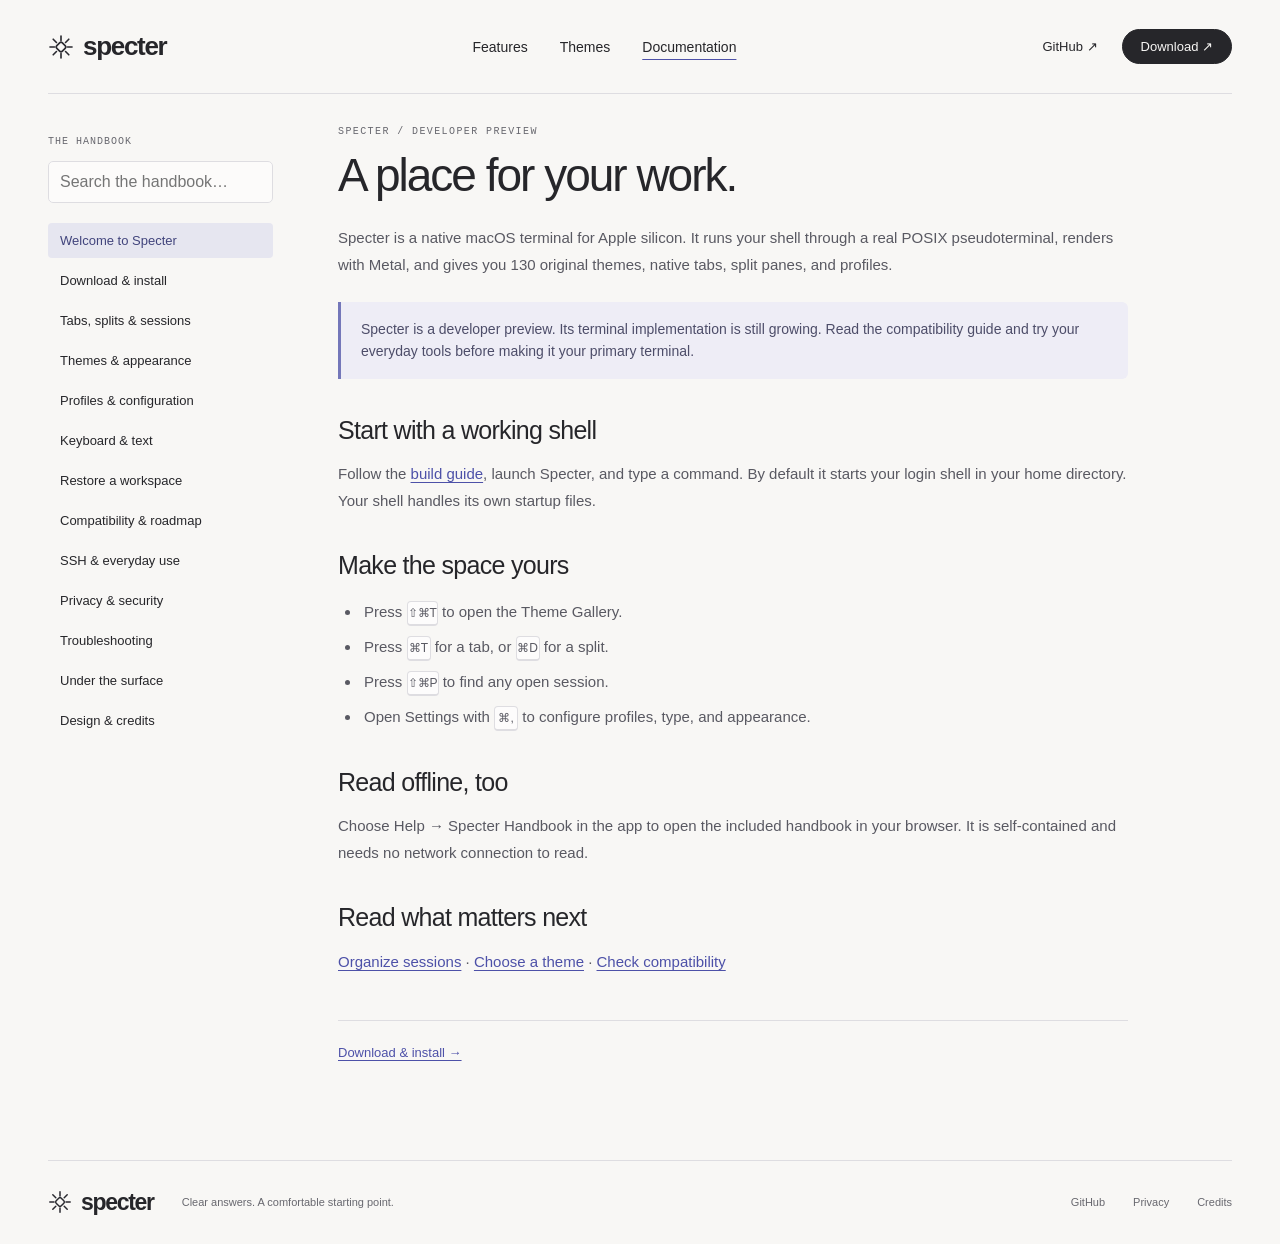
<file: website/docs.html>
<!doctype html><html lang="en"><head><meta charset="utf-8"><meta name="viewport" content="width=device-width, initial-scale=1"><meta name="description" content="The Specter handbook: installation, themes, profiles, multiple sessions, keyboard shortcuts and compatibility."><title>The handbook — Specter</title><link rel="icon" href="assets/mark.svg" type="image/svg+xml"><link rel="stylesheet" href="styles.css"><script type="module" src="docs.js"></script></head><body><a class="skip" href="#main">Skip to content</a><header class="nav wrap"><a class="brand" href="index.html"><img src="assets/mark.svg" alt="" width="26" height="26">specter</a><nav aria-label="Main"><a href="index.html#features">Features</a><a href="themes.html">Themes</a><a href="docs.html" aria-current="page">Documentation</a></nav><div class="nav-actions"><a class="repo-link" href="https://github.com/shellcat-com/Specter" aria-label="Specter on GitHub">GitHub <span aria-hidden="true">↗</span></a><a class="button small" href="index.html#download">Download ↗</a></div></header><div class="doc-layout wrap"><aside class="doc-sidebar"><label class="sidebar-label" for="docs-search">THE HANDBOOK</label><input id="docs-search" type="search" placeholder="Search the handbook…" aria-label="Search the handbook"><nav id="docs-nav" aria-label="Documentation chapters"></nav><p class="doc-search-results" id="docs-count" role="status"></p></aside><main id="main" class="doc-article"><span class="eyebrow">SPECTER / DEVELOPER PREVIEW</span><article id="guide"><h1>The Specter handbook</h1><p>Build the app with <code>scripts/build-app.sh</code>, then open <code>.build/Specter.app</code>. Requires macOS 14 or later, Apple silicon, and a Swift 6 toolchain.</p><noscript><p>Enable JavaScript to browse the complete handbook. Offline Markdown documentation is included in the source repository under docs/.</p></noscript></article><div class="doc-footer" id="doc-footer"></div></main></div><footer class="wrap footer"><a class="brand" href="index.html"><img src="assets/mark.svg" alt="" width="24" height="24">specter</a><span>Clear answers. A comfortable starting point.</span><a href="https://github.com/shellcat-com/Specter">GitHub</a><a href="docs.html?guide=privacy">Privacy</a><a href="docs.html?guide=credits">Credits</a></footer></body></html>
</file>
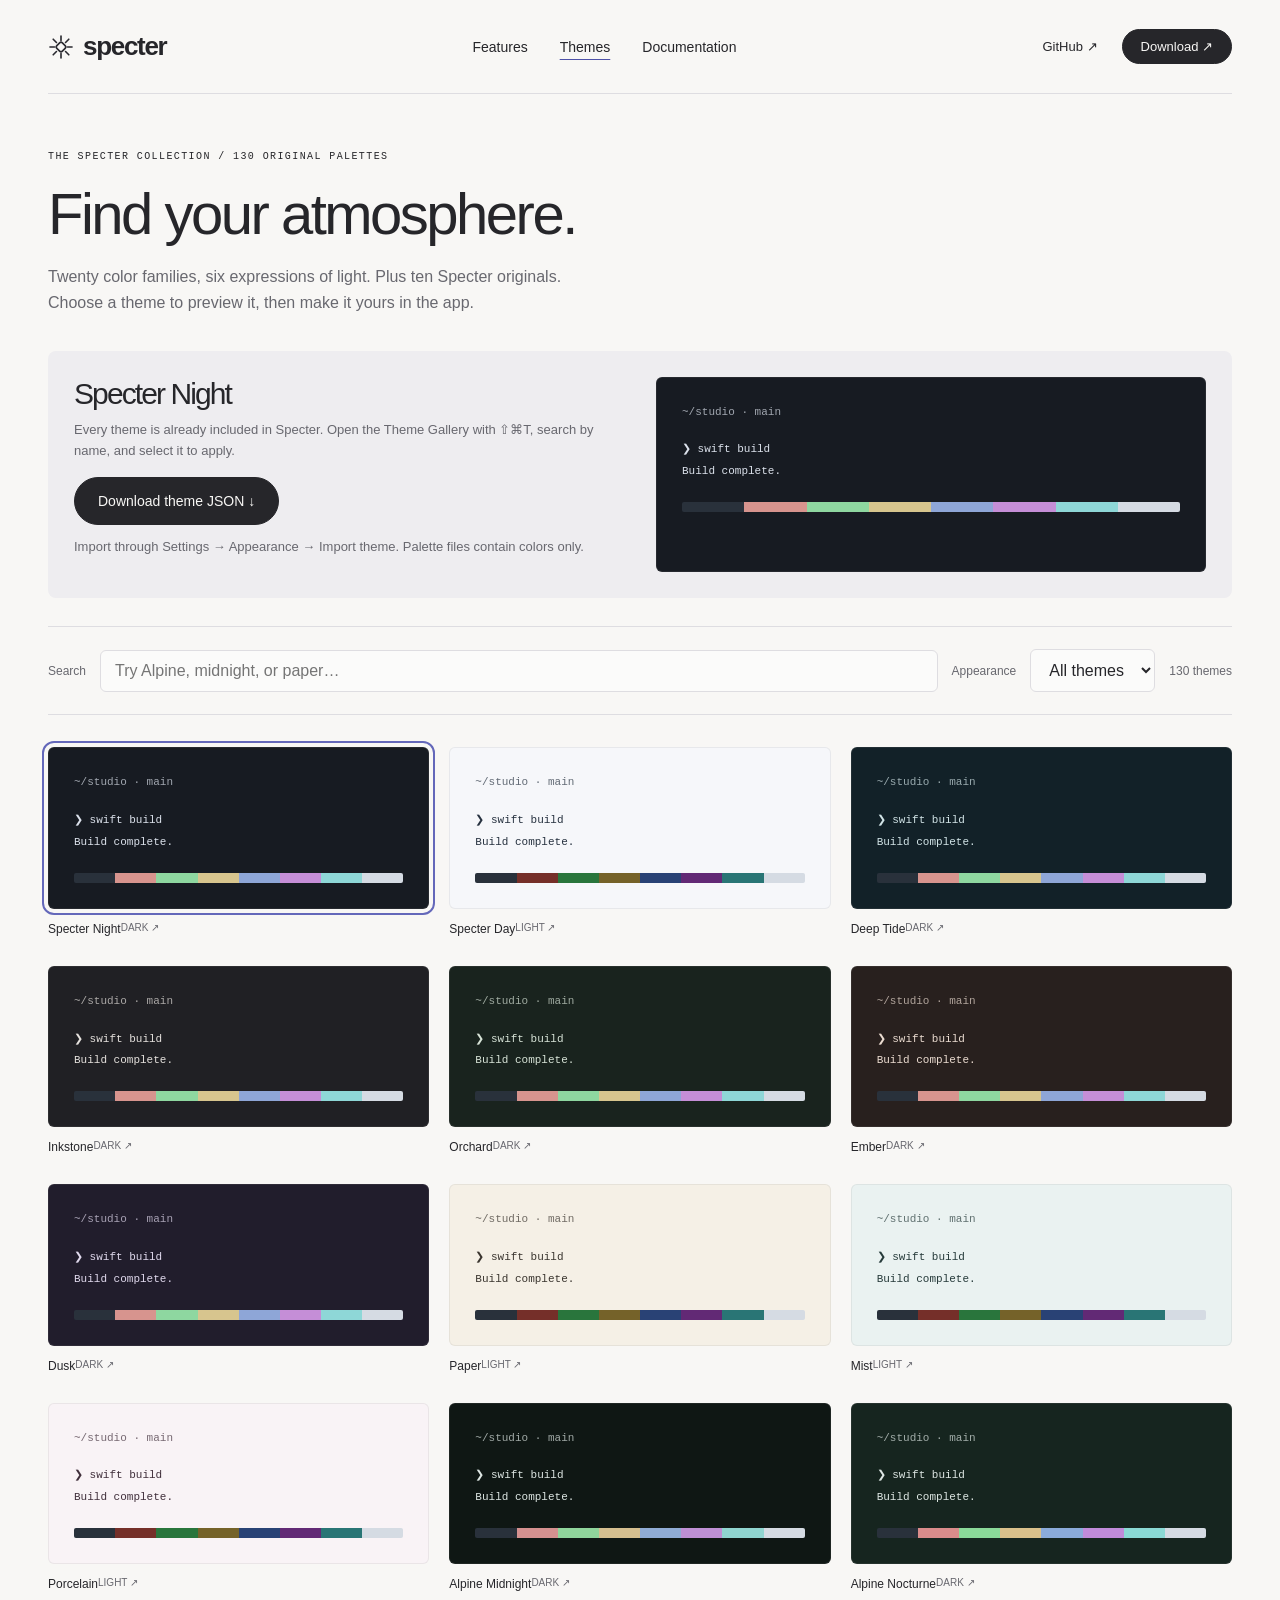
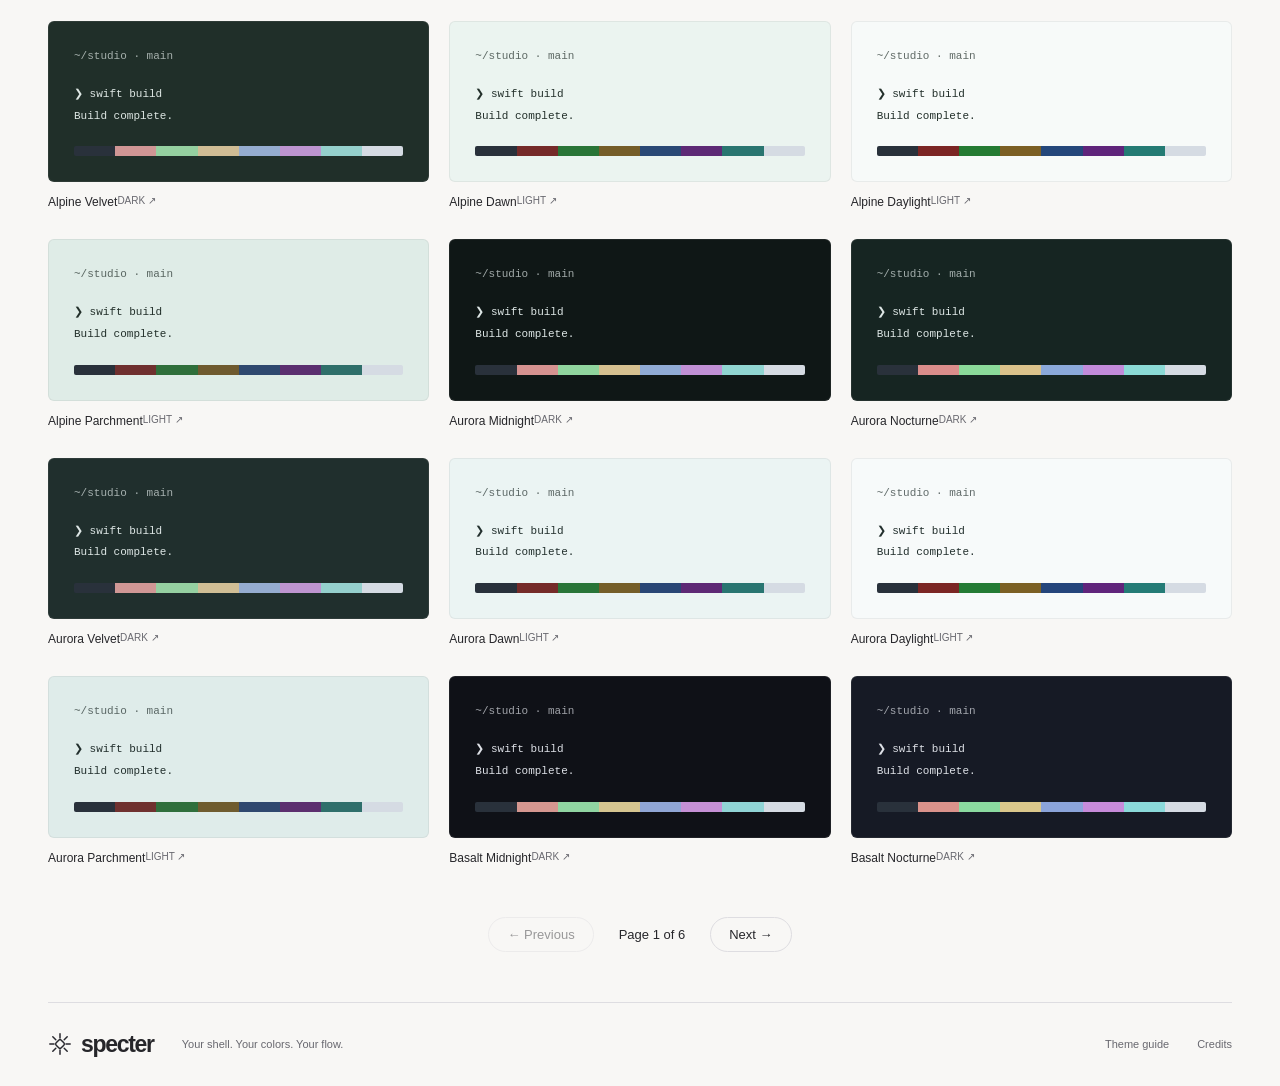
<file: website/themes.html>
<!doctype html><html lang="en"><head><meta charset="utf-8"><meta name="viewport" content="width=device-width, initial-scale=1"><meta name="description" content="Find your atmosphere in 130 original Specter terminal themes. Preview, filter and download light and dark palettes."><title>Theme collection — Specter</title><link rel="icon" href="assets/mark.svg" type="image/svg+xml"><link rel="stylesheet" href="styles.css"><script type="module" src="site.js"></script></head><body><a class="skip" href="#main">Skip to content</a><header class="nav wrap"><a class="brand" href="index.html"><img src="assets/mark.svg" alt="" width="26" height="26">specter</a><nav aria-label="Main"><a href="index.html#features">Features</a><a href="themes.html" aria-current="page">Themes</a><a href="docs.html">Documentation</a></nav><div class="nav-actions"><a class="repo-link" href="https://github.com/shellcat-com/Specter" aria-label="Specter on GitHub">GitHub <span aria-hidden="true">↗</span></a><a class="button small" href="index.html#download">Download ↗</a></div></header><main id="main" class="wrap"><section class="page-intro"><span class="eyebrow">THE SPECTER COLLECTION / 130 ORIGINAL PALETTES</span><h1>Find your atmosphere.</h1><p>Twenty color families, six expressions of light. Plus ten Specter originals.<br>Choose a theme to preview it, then make it yours in the app.</p></section><section class="theme-detail" id="theme-detail" aria-label="Selected theme"><div><h2 id="selected-name">Specter Night</h2><p id="selected-description">Every theme is already included in Specter. Open the Theme Gallery with ⇧⌘T, search by name, and select it to apply.</p><a class="button" id="download-theme" href="themes/specter-night.json" download="specter-night.json">Download theme JSON ↓</a><p style="margin-top:12px">Import through Settings → Appearance → Import theme. Palette files contain colors only.</p></div><div id="selected-preview"></div></section><form class="filters" id="theme-filters" role="search"><label class="filter-label" for="theme-search">Search</label><input type="search" id="theme-search" placeholder="Try Alpine, midnight, or paper…" autocomplete="off"><label class="filter-label" for="appearance">Appearance</label><select id="appearance"><option value="all">All themes</option><option value="dark">Dark</option><option value="light">Light</option></select><span id="theme-count" class="filter-label" role="status" aria-live="polite"></span></form><div class="catalog" id="theme-catalog"></div><div class="pagination"><button class="button secondary small" id="previous-page">← Previous</button><span id="page-status" role="status"></span><button class="button secondary small" id="next-page">Next →</button></div><noscript><p>Enable JavaScript to browse previews, or open <a href="themes.json">the complete theme catalog</a>. All 130 themes are available in the native app.</p></noscript></main><footer class="wrap footer"><a class="brand" href="index.html"><img src="assets/mark.svg" alt="" width="24" height="24">specter</a><span>Your shell. Your colors. Your flow.</span><a href="docs.html?guide=themes">Theme guide</a><a href="docs.html?guide=credits">Credits</a></footer></body></html>
</file>
<file: website/styles.css>
:root{--canvas:#f8f7f5;--ink:#26262a;--body:#68686f;--line:#dedde1;--surface:#eeedf0;--accent:#4d51a8;--terminal-bg:#171b22;--terminal-fg:#dce2ec;--terminal-accent:#b8bce6;--terminal-cursor:#a9c7fa;font-family:-apple-system,BlinkMacSystemFont,"Helvetica Neue",sans-serif;color:var(--ink);background:var(--canvas);font-synthesis:none}*{box-sizing:border-box}body{margin:0}a{color:inherit;text-decoration:none}a:hover{color:var(--accent)}button,input,select{font:inherit}button,a,input,select{touch-action:manipulation}button{cursor:pointer}button:disabled{opacity:.45;cursor:default}a:focus-visible,button:focus-visible,input:focus-visible,select:focus-visible{outline:3px solid #6468ba;outline-offset:5px}::selection{background:#dddff5}.wrap{width:min(1300px,calc(100% - 96px));margin-inline:auto}.nav{height:94px;display:flex;align-items:center;justify-content:space-between;gap:24px}.brand{font-size:26px;font-weight:550;letter-spacing:-1.3px;display:inline-flex;align-items:center;gap:9px}.nav nav{display:flex;gap:32px;font-size:14px}.button{display:inline-flex;align-items:center;justify-content:center;gap:24px;padding:15px 23px;border:1px solid var(--ink);border-radius:30px;background:var(--ink);color:var(--canvas);font-size:14px;transition:background .18s,transform .18s}.button:hover{background:var(--accent);border-color:var(--accent);color:white;transform:translateY(-1px)}.button.small{padding:9px 18px;font-size:13px}.button.secondary{background:transparent;color:var(--ink);border-color:var(--line)}.eyebrow{display:flex;align-items:center;gap:9px;font:10px/1.5 ui-monospace,Menlo,monospace;letter-spacing:1.4px}.status-dot{width:6px;height:6px;border-radius:50%;background:#777aab}.preview-label{letter-spacing:0;color:var(--body);border-left:1px solid var(--line);padding-left:12px;margin-left:4px}.hero{padding-top:69px}.hero-heading{display:flex;justify-content:space-between;gap:40px;align-items:end;margin:27px 0 42px}h1,h2,h3,p{margin:0}h1{font-size:clamp(46px,5.3vw,78px);font-weight:400;letter-spacing:-3.8px;line-height:1.04}h2{font-size:clamp(32px,3.25vw,46px);font-weight:400;letter-spacing:-1.9px;line-height:1.12}h3{font-size:20px;font-weight:500}.hero-aside{padding-bottom:5px;padding-right:28px}.hero-aside p{font-size:17px;line-height:1.55;color:var(--body)}.actions{display:flex;gap:24px;align-items:center;margin:22px 0 14px}.text-link{font-size:14px;color:var(--accent)}small{font-size:11px;color:var(--body)}.landscape{aspect-ratio:1.92;position:relative;overflow:hidden;border-radius:5px;display:grid;place-items:center;background:#e8e5e3}.landscape-image{position:absolute;inset:0;width:100%;height:100%;object-fit:cover}.terminal-window{position:relative;width:72%;border-radius:10px;overflow:hidden;background:var(--terminal-bg);color:var(--terminal-fg);box-shadow:0 28px 70px #20201545;border:1px solid #ffffff35;font:12px/1.65 ui-monospace,SFMono-Regular,Menlo,monospace;transition:background .25s,color .25s;animation:arrive .75s ease-out both}.window-bar{display:flex;align-items:center;justify-content:space-between;background:#ffffff07;border-bottom:1px solid #ffffff12;padding:10px 14px;font:11px/1.3 -apple-system,BlinkMacSystemFont,sans-serif}.traffic{display:flex;gap:7px}.traffic i{height:9px;width:9px;border-radius:50%;background:#85858f}.traffic i:nth-child(2){background:#9898a2}.traffic i:nth-child(3){background:#aaaab2}.window-label{opacity:.6}.terminal-tabs{display:flex;border-bottom:1px solid #ffffff13;font-size:10px;background:#ffffff04}.terminal-tabs span{padding:10px 22px;border-right:1px solid #ffffff10;opacity:.6}.terminal-tabs .active{opacity:1;border-bottom:1px solid var(--terminal-accent)}.terminal-tabs .tab-plus{margin-left:auto;border:0}.terminal-body{padding:28px 34px 24px;min-height:270px}.terminal-art{float:left;white-space:pre;line-height:1.45;color:var(--terminal-accent);margin-right:26px}.terminal-welcome{display:flex;flex-direction:column;padding-top:22px;padding-bottom:38px;gap:4px}.terminal-welcome strong{font-weight:400}.terminal-welcome span{opacity:.55;font-size:11px}.command{clear:both;display:flex;align-items:center;gap:12px;margin-top:10px}.command b{color:var(--terminal-accent);font-weight:400}.output{opacity:.6;padding-left:22px}.cursor{display:inline-block;width:7px;height:15px;background:var(--terminal-cursor);animation:blink 1.4s step-end infinite}.terminal-status{display:flex;justify-content:space-between;padding:7px 16px;font-size:9px;border-top:1px solid #ffffff12;opacity:.65}.art-caption{position:absolute;bottom:17px;left:23px;color:#fff;font:8px/1.4 ui-monospace,monospace;letter-spacing:1.5px;text-shadow:0 1px 4px #0008}.hero-foot{display:flex;justify-content:space-between;gap:24px;font-size:10px;color:var(--body);padding:16px 0}.hero-foot a{text-decoration:underline;text-underline-offset:3px}.facts{display:grid;grid-template-columns:repeat(4,1fr);padding:55px 0 70px;border-bottom:1px solid var(--line);gap:20px}.facts div{display:flex;flex-direction:column;gap:10px}.facts span{font:10px ui-monospace,monospace;color:#777780;margin-bottom:7px}.facts strong{font-size:14px;font-weight:500}.facts p{font-size:12px;color:var(--body);line-height:1.5}.feature{display:grid;grid-template-columns:1fr 1.55fr;gap:80px;padding-block:100px;align-items:center}.feature-copy h2{margin:20px 0}.feature-copy p{font-size:16px;line-height:1.65;color:var(--body);max-width:360px;margin-bottom:25px}.shortcut{display:flex;gap:5px;align-items:center;margin-top:35px}kbd{display:inline-flex;justify-content:center;align-items:center;min-width:24px;height:25px;border:1px solid var(--line);border-bottom-width:2px;border-radius:4px;font:12px -apple-system,sans-serif;background:#fdfcfc}.shortcut span{font-size:11px;color:var(--body);margin-left:8px}.workspace-illustration{padding:24px;background:#e9e8ed;border-radius:6px}.mini-toolbar{display:flex;justify-content:space-between;font:11px ui-monospace,monospace;margin-bottom:18px;color:#65656f}.session-grid{display:grid;grid-template-columns:repeat(3,1fr);gap:9px}.session-tile{background:#24242b;border:1px solid #41414c;border-radius:4px;min-height:92px;color:#dedee8;padding:12px;font:9px/1.7 ui-monospace,monospace}.session-tile span{display:block;color:#a5a5b6;font-size:8px;margin-bottom:9px}.session-tile b{color:#c7c8e8;font-weight:400}.illustration-caption{font-size:10px;color:#65656f;margin-top:16px}.theme-section{padding-block:25px 86px;border-bottom:1px solid var(--line)}.section-heading{display:flex;align-items:end;justify-content:space-between;gap:30px;margin-bottom:32px}.section-heading h2{margin-top:18px}.section-heading p{font-size:14px;line-height:1.6;color:var(--body)}.featured-themes{display:grid;grid-template-columns:repeat(3,1fr);gap:18px}.theme-card{display:flex;flex-direction:column;gap:13px;padding:0;border:0;text-align:left;color:var(--ink);background:none}.theme-preview{display:block;width:100%;padding:25px;border:1px solid #8882;border-radius:6px;background:var(--bg);color:var(--fg);font:11px/1.8 ui-monospace,Menlo,monospace;transition:transform .2s,box-shadow .2s}.theme-card:hover .theme-preview{transform:translateY(-3px);box-shadow:0 8px 16px #0000000c}.theme-card[aria-pressed=true] .theme-preview{outline:2px solid #6468ba;outline-offset:4px}.theme-preview .theme-prompt{display:block;margin:18px 0 2px}.palette{display:flex;height:10px;margin-top:20px;border-radius:2px;overflow:hidden}.palette i{flex:1}.theme-caption{display:flex;justify-content:space-between;font-size:12px}.theme-caption small{font-size:10px}.section-bottom{display:flex;justify-content:space-between;gap:25px;align-items:center;margin-top:25px;font-size:12px;color:var(--body)}.craft{display:grid;grid-template-columns:1.55fr 1fr;gap:90px;padding-block:90px;align-items:center}.craft-art{background:#edebef;position:relative;display:grid;place-items:center;min-height:380px;border-radius:5px;overflow:hidden}.craft-symbol{font:80px ui-monospace,Menlo,monospace;color:#666676;z-index:1}.craft-art>span{position:absolute;bottom:28px;letter-spacing:2px;font:9px ui-monospace,monospace;color:#767682}.orbit{position:absolute;width:240px;height:240px;border:1px solid #83839644;border-radius:50%;transform:rotateX(55deg) rotateZ(-25deg);animation:orbit 20s linear infinite}.orbit::after{content:"";position:absolute;top:50%;left:-3px;width:6px;height:6px;border-radius:50%;background:#9393b5}.orbit-two{width:320px;height:320px;animation-direction:reverse}.orbit-three{width:420px;height:420px;animation-duration:28s}.docs-callout{border-block:1px solid var(--line);padding-block:65px;display:grid;grid-template-columns:1fr 1fr;gap:80px}.docs-callout h2{margin-top:20px}.doc-links a{display:flex;justify-content:space-between;padding:22px 0;border-bottom:1px solid var(--line);font-size:14px}.doc-links a:last-child{border:0}.closing{text-align:center;padding-block:100px}.closing .eyebrow{justify-content:center}.closing h2{margin:22px 0 28px}.closing p{font-size:12px;color:var(--body);margin-top:18px}.footer{display:flex;align-items:center;gap:28px;padding-block:28px;border-top:1px solid var(--line);font-size:11px;color:var(--body)}.footer .brand{font-size:23px;color:var(--ink)}.footer>span:first-of-type{margin-right:auto}.skip{position:fixed;top:-60px;left:16px;z-index:20;background:var(--ink);color:white;padding:12px}.skip:focus{top:12px}.page-intro{padding:55px 0 35px}.page-intro h1{font-size:58px;letter-spacing:-2.5px;margin:20px 0}.page-intro p{color:var(--body);font-size:16px;line-height:1.6;max-width:680px}.filters{display:flex;gap:14px;padding:22px 0;border-block:1px solid var(--line);align-items:center;flex-wrap:wrap}.filters input,.filters select{padding:11px 14px;border:1px solid var(--line);border-radius:6px;background:#fff8;color:var(--ink)}.filters input{min-width:250px;flex:1}.filter-label{font-size:12px;color:var(--body)}.catalog{display:grid;grid-template-columns:repeat(3,1fr);gap:30px 20px;padding-block:32px}.pagination{display:flex;justify-content:center;gap:25px;align-items:center;padding:20px 0 50px;font-size:13px}.theme-detail{display:grid;grid-template-columns:1fr 1fr;gap:32px;background:var(--surface);border-radius:8px;padding:26px;margin-bottom:28px}.theme-detail h2{font-size:30px;margin-bottom:10px}.theme-detail p{font-size:13px;line-height:1.6;color:var(--body);margin-bottom:15px}.theme-detail .theme-preview{height:100%}.empty{padding:40px;text-align:center;color:var(--body)}.doc-layout{display:grid;grid-template-columns:225px minmax(0,1fr);gap:65px;margin-top:30px;margin-bottom:100px}.doc-sidebar{align-self:start;position:sticky;top:24px}.doc-sidebar input{width:100%;padding:11px;border:1px solid var(--line);border-radius:5px;background:#fff8;margin-bottom:20px}.doc-sidebar nav{display:flex;flex-direction:column;gap:5px}.doc-sidebar a{padding:10px 12px;font-size:13px;border-radius:4px}.doc-sidebar a[aria-current=page]{background:#e6e6f0;color:#41447c}.doc-sidebar .sidebar-label{font:10px ui-monospace,monospace;letter-spacing:1px;color:var(--body);margin:12px 0}.doc-article{max-width:790px;min-height:600px}.doc-article h1{font-size:46px;letter-spacing:-2px;line-height:1.15;margin:10px 0 22px}.doc-article h2{font-size:25px;letter-spacing:-.7px;line-height:1.3;margin:35px 0 14px}.doc-article h3{font-size:18px;margin:26px 0 12px}.doc-article p,.doc-article li{font-size:15px;line-height:1.8;color:#595962}.doc-article p{margin:14px 0}.doc-article a{color:var(--accent);text-decoration:underline;text-underline-offset:3px}.doc-article ul,.doc-article ol{padding-left:23px}.doc-article li{padding-left:3px;margin:7px 0}.doc-article code{font:12px/1.6 ui-monospace,Menlo,monospace;background:#ecebf0;padding:3px 5px;border-radius:3px;overflow-wrap:anywhere}.doc-article pre{white-space:pre-wrap;overflow-wrap:anywhere;padding:22px;background:#27272f;color:#e8e7ef;border-radius:6px;margin:20px 0}.doc-article pre code{padding:0;color:inherit;background:none}.doc-article table{border-collapse:collapse;width:100%;font-size:13px;margin:20px 0}.doc-article td,.doc-article th{text-align:left;border-bottom:1px solid var(--line);padding:13px 10px;line-height:1.6;vertical-align:top}.doc-note{padding:16px 20px;border-left:3px solid #7477b9;background:#eeedf6;margin-block:24px;color:#4d4d69;font-size:14px;line-height:1.6}.doc-search-results{font-size:12px;color:var(--body)}.doc-footer{display:flex;justify-content:space-between;border-top:1px solid var(--line);padding-top:24px;margin-top:45px;font-size:13px}@keyframes blink{0%,65%{opacity:1}66%,100%{opacity:0}}@keyframes arrive{from{opacity:0;transform:translateY(15px)}to{opacity:1;transform:none}}@keyframes orbit{from{transform:rotateX(55deg) rotateZ(0)}to{transform:rotateX(55deg) rotateZ(360deg)}}@media(min-width:900px){.reveal{animation:arrive .7s ease both}}@media(max-width:1000px){.wrap{width:calc(100% - 48px)}.hero-aside{padding-right:0}.hero-aside p{font-size:15px}.hero-heading{gap:25px}h1{letter-spacing:-2.5px}.terminal-window{width:82%}.terminal-body{padding:20px 28px;min-height:235px}.feature,.craft{gap:35px}.hero-foot{font-size:9px}.facts{grid-template-columns:repeat(2,1fr);gap:30px}.doc-layout{gap:30px;grid-template-columns:190px minmax(0,1fr)}.footer{flex-wrap:wrap}}@media(max-width:680px){.wrap{width:calc(100% - 36px)}.nav{height:80px;gap:12px}.nav .brand{font-size:23px}.nav nav{gap:16px;font-size:12px}.nav nav a:first-child{display:none}.nav{height:auto;min-height:108px;flex-wrap:wrap;padding-block:18px}.nav nav{order:3;width:100%;justify-content:center;gap:28px}.nav nav a:first-child{display:inline}.nav-actions{margin-left:auto;gap:14px}.nav-actions .button.small{padding:8px 13px}.hero{padding-top:32px}.eyebrow{font-size:8px;letter-spacing:1px}.preview-label{font-size:9px}.hero-heading{display:block;margin:22px 0 28px}h1{font-size:52px;letter-spacing:-2.8px}.hero-aside{margin-top:24px}.hero-aside p br{display:none}.hero-aside p{max-width:310px}.actions{gap:20px;margin:18px 0 12px}.landscape{aspect-ratio:1.05}.terminal-window{width:91%;font-size:9px}.terminal-tabs span{padding:9px 12px;font-size:8px}.terminal-body{padding:17px;min-height:220px}.terminal-art{margin-right:8px;font-size:9px}.terminal-welcome{font-size:8px;padding-top:18px;padding-bottom:32px}.terminal-welcome span{font-size:8px}.window-bar{font-size:9px}.terminal-status{font-size:8px}.art-caption{font-size:6px;bottom:12px;left:16px}.hero-foot{display:block;line-height:1.7}.hero-foot span{display:block}.facts{padding-block:32px 42px;gap:30px 15px}.facts strong{font-size:12px}.facts p{font-size:11px}.feature,.craft{grid-template-columns:1fr;gap:35px;padding-block:50px}.feature-copy p{font-size:15px}.workspace-illustration{padding:16px}.session-tile{min-height:78px;padding:8px;font-size:8px}.mini-toolbar{font-size:9px}.session-tile span{font-size:7px}.section-heading{display:block}.section-heading p{margin-top:20px}.featured-themes{grid-template-columns:1fr}.theme-preview{padding:23px}.section-bottom{align-items:start;line-height:1.7}.theme-section{padding-bottom:45px}.craft-art{min-height:300px}.craft .feature-copy{grid-row:1}.docs-callout{grid-template-columns:1fr;gap:25px;padding-block:45px}.closing{padding-block:65px}.closing h2{font-size:35px}.closing p{line-height:1.6}.footer{gap:20px;font-size:10px}.footer>span:first-of-type{display:none}.footer>span:last-child{width:100%}.page-intro{padding-top:25px}.page-intro h1{font-size:44px}.catalog{grid-template-columns:1fr;gap:26px}.theme-detail{grid-template-columns:1fr}.doc-layout{grid-template-columns:1fr;gap:30px;margin-top:20px}.doc-sidebar{position:static}.doc-sidebar nav{display:grid;grid-template-columns:1fr 1fr}.doc-sidebar a{font-size:12px}.doc-article h1{font-size:36px}.doc-article td,.doc-article th{padding:10px 6px;font-size:11px}.doc-article{overflow-wrap:anywhere}.filters{gap:12px}.filters input{min-width:180px;width:100%}}@media(prefers-reduced-motion:reduce){*,*::before,*::after{animation:none!important;transition:none!important;scroll-behavior:auto!important}}

/* Neutral editorial chrome; theme previews retain the actual downloadable palettes. */
.nav-actions{display:flex;align-items:center;gap:24px}.repo-link{font-size:13px;white-space:nowrap}.nav{border-bottom:1px solid var(--line)}.nav nav a[aria-current=page]{text-decoration:underline;text-underline-offset:7px;text-decoration-color:var(--accent)}.landscape{isolation:isolate;background:radial-gradient(ellipse at 70% 12%,#fffaf7 0,transparent 50%),linear-gradient(135deg,#dfdbe5,#eee7e1 48%,#d7d8e4);border:1px solid #d5d2da;border-radius:12px}.studio-halo{position:absolute;width:80%;aspect-ratio:1;border-radius:50%;border:1px solid #ffffff80;box-shadow:0 0 0 55px #ffffff12,0 0 0 110px #ffffff10;background:radial-gradient(ellipse,#ffffff30,transparent 70%);transform:translateY(15%)}.art-caption{color:#5a5769;text-shadow:none}.workspace-illustration{border:1px solid var(--line);box-shadow:0 16px 45px #28263508}.doc-sidebar .sidebar-label{display:block;margin-bottom:14px}.doc-article .eyebrow{color:var(--body)}.doc-article pre{border:1px solid #40404d;box-shadow:0 6px 20px #28263508}.doc-note{border-radius:0 6px 6px 0}.terminal-window{box-shadow:0 30px 70px #302b4940}.closing{background:radial-gradient(ellipse at center,#eae8f180,transparent 65%)}
@media(max-width:680px){.nav-actions{gap:14px}.nav-actions .repo-link{font-size:12px}.nav nav{gap:28px}.landscape{border-radius:8px}}

/* Original pixel companions: passive illustration, independent of terminal rendering. */
.companion-section{padding-top:65px;padding-bottom:65px;border-top:1px solid var(--line,#dedde1)}
.companion-controls,.companion-controls>div{display:flex;align-items:center;gap:12px;flex-wrap:wrap}
.companion-controls{justify-content:space-between;margin:24px 0 18px}.companion-controls p{margin:0;color:#68686f}
.companion-section select,.companion-section button{font:inherit;color:#26262a;background:#f8f7f5;border:1px solid #bdbdc6;border-radius:6px;padding:9px 12px}
.companion-section button{cursor:pointer}.companion-previews{display:grid;grid-template-columns:repeat(3,minmax(0,1fr));gap:18px}
.companion-preview{padding:20px;border:1px solid #dedde1;border-radius:10px;background:#eeedf0;min-width:0}
.companion-preview label{display:block;color:#68686f;font:12px ui-monospace,monospace;letter-spacing:.04em;margin-bottom:12px}
.companion-preview select{width:100%}.companion-preview canvas{display:block;width:144px;height:144px;image-rendering:pixelated;margin:12px auto}
.companion-preview p{font-size:14px;line-height:1.6;color:#68686f;margin:0;min-height:68px}.companion-tip{color:#68686f;font-size:14px;margin-top:20px}
@media(max-width:600px){.companion-previews{grid-template-columns:1fr}.companion-preview canvas{margin:0 auto}.companion-preview p{min-height:0}.companion-controls{align-items:flex-start;gap:18px}}

.install-section{padding-top:70px;padding-bottom:40px;border-top:1px solid var(--line,#dedde1)}
.install-section h2{font-size:clamp(32px,5vw,48px);font-weight:400;letter-spacing:-1.5px;margin:18px 0}
.install-section p{color:#68686f;line-height:1.7;max-width:800px}
.install-section pre{padding:24px;background:#27272f;color:#e8e7ef;border-radius:6px;white-space:pre-wrap;overflow-wrap:anywhere;line-height:1.8}
.install-section code{font-family:ui-monospace,Menlo,monospace;font-size:13px}
.install-section button{font:inherit;cursor:pointer}
#install-copy-status{min-height:1.7em;margin:12px 0}

/* Public preview: a deliberate playback control and two installation routes. */
.demo-section{padding-top:64px;padding-bottom:72px}.demo-section video{display:block;width:100%;height:auto;aspect-ratio:16/9;background:#24242a;border:1px solid var(--line,#dedde1);border-radius:12px}.demo-note,.demo-section details{font-size:14px;line-height:1.7;color:#68686f}.demo-section summary{cursor:pointer;color:#26262a}.demo-section details p{max-width:850px}.download-section{padding-top:64px;padding-bottom:36px;border-top:1px solid #dedde1}.download-section h2{margin:18px 0}.download-section p{max-width:820px;line-height:1.7}.download-section .actions{flex-wrap:wrap;margin:24px 0}@media(max-width:700px){.demo-section{padding-top:36px;padding-bottom:40px}.download-section{padding-top:40px}.demo-section video{border-radius:6px}}
</file>
